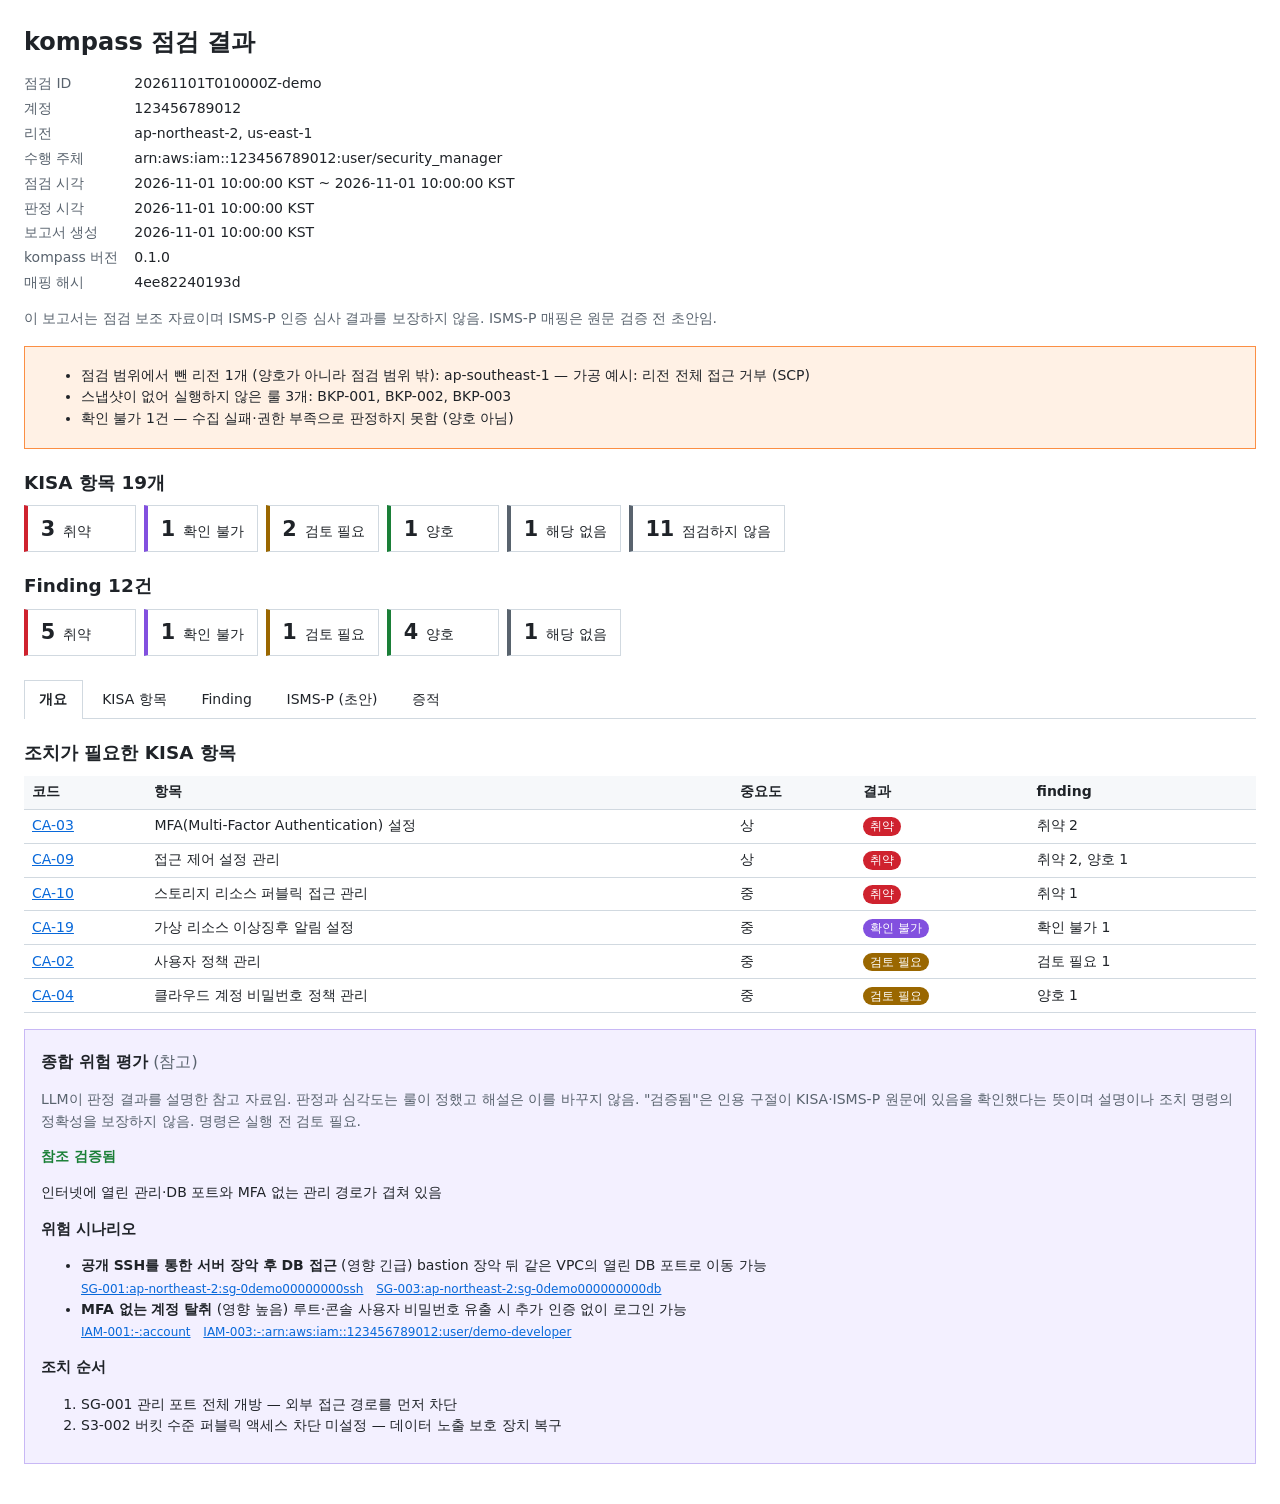
<file: docs/demo/index.html>
<!DOCTYPE html>
<html lang="ko">
<head>
<meta charset="utf-8">
<meta http-equiv="Content-Security-Policy" content="default-src 'none'; script-src 'sha256-y6wwNlJMZYqwhbeowIzuckMLKwwz+JtBkePZQCUiaIA='; style-src 'sha256-SJJEj1uGipIls2TDcERJasaob7hyoI0NUgXdJbqwyyY='; img-src data:; base-uri 'none'; form-action 'none'">
<meta name="viewport" content="width=device-width, initial-scale=1">
<meta name="referrer" content="no-referrer">
<title>kompass 점검 결과</title>
<style>:root {
  --fg: #1f2328;
  --muted: #59636e;
  --line: #d1d9e0;
  --bg-soft: #f6f8fa;
  --fail: #cf222e;
  --error: #8250df;
  --review: #9a6700;
  --pass: #1a7f37;
  --na: #59636e;
  --llm: #f3f0ff;
  --llm-line: #c8b8f5;
}
* { box-sizing: border-box; }
body { margin: 0; color: var(--fg); font: 14px/1.55 system-ui, "Malgun Gothic", "Apple SD Gothic Neo", sans-serif; }
#app { max-width: 1400px; margin: 0 auto; padding: 1.5rem; }
h1 { font-size: 1.5rem; margin: 0 0 0.75rem; }
h2 { font-size: 1.15rem; margin: 1.25rem 0 0.5rem; }
h3 { font-size: 1rem; margin: 1rem 0 0.4rem; }
a { color: #0969da; }
pre { background: var(--bg-soft); border: 1px solid var(--line); padding: 0.75rem; overflow: auto; max-height: 28rem; white-space: pre-wrap; overflow-wrap: anywhere; font-size: 12px; }
.notice { padding: 0.75rem 1rem; background: #fff8c5; border: 1px solid #d4a72c; }
.info { display: grid; grid-template-columns: max-content 1fr; gap: 0.2rem 1rem; margin: 0; }
.info dt { color: var(--muted); }
.info dd { margin: 0; overflow-wrap: anywhere; }
.disclaimer, .hint, .empty { color: var(--muted); }
.warning { background: #fff1e5; border: 1px solid #fb8f44; padding: 0.25rem 1rem; margin: 1rem 0; }
.banner { background: #fff8c5; border: 1px solid #d4a72c; padding: 0.5rem 1rem; }
.cards { display: flex; flex-wrap: wrap; gap: 0.5rem; }
.card { border: 1px solid var(--line); border-left: 4px solid var(--na); padding: 0.4rem 0.8rem; min-width: 7rem; display: flex; gap: 0.5rem; align-items: baseline; }
.card strong { font-size: 1.3rem; }
.card.s-FAIL { border-left-color: var(--fail); }
.card.s-ERROR { border-left-color: var(--error); }
.card.s-REVIEW { border-left-color: var(--review); }
.card.s-PASS { border-left-color: var(--pass); }
.badge { display: inline-block; padding: 0 0.45rem; border-radius: 999px; font-size: 12px; color: #fff; background: var(--na); white-space: nowrap; }
.badge.s-FAIL { background: var(--fail); }
.badge.s-ERROR { background: var(--error); }
.badge.s-REVIEW { background: var(--review); }
.badge.s-PASS { background: var(--pass); }
nav.tabs { display: flex; gap: 0.25rem; border-bottom: 1px solid var(--line); margin-top: 1.5rem; flex-wrap: wrap; }
nav.tabs a { padding: 0.5rem 0.9rem; text-decoration: none; color: var(--fg); border: 1px solid transparent; border-bottom: none; }
nav.tabs a[aria-current="page"] { border-color: var(--line); background: #fff; margin-bottom: -1px; font-weight: 600; }
.layout { display: flex; gap: 1rem; align-items: flex-start; }
.layout main { flex: 1; min-width: 0; }
aside#detail { width: 46%; max-height: calc(100vh - 2rem); overflow: auto; position: sticky; top: 1rem; border: 1px solid var(--line); padding: 0 1rem 1rem; background: #fff; }
aside#detail[hidden] { display: none; }
.detail-head { display: flex; justify-content: space-between; align-items: baseline; gap: 1rem; }
.table-wrap { overflow-x: auto; }
table { border-collapse: collapse; width: 100%; }
th, td { border-bottom: 1px solid var(--line); padding: 0.35rem 0.5rem; text-align: left; vertical-align: top; }
th { background: var(--bg-soft); white-space: nowrap; }
td.resource, .resource { overflow-wrap: anywhere; word-break: break-all; white-space: pre-wrap; }
.message { white-space: pre-wrap; }
tr.expand > td { background: var(--bg-soft); }
button.toggle { font: inherit; background: none; border: 1px solid var(--line); cursor: pointer; padding: 0 0.4rem; }
button.toggle[aria-expanded="true"] { background: var(--bg-soft); }
.filters { display: flex; flex-wrap: wrap; gap: 0.5rem; }
.filters select, .filters input { font: inherit; padding: 0.2rem 0.4rem; }
.filters input { min-width: 16rem; }
.llm { background: var(--llm); border: 1px solid var(--llm-line); padding: 0.25rem 1rem 0.75rem; margin: 1rem 0; }
.llm > h3::after { content: " (참고)"; color: var(--muted); font-weight: normal; }
@media (max-width: 900px) {
  .layout { flex-direction: column; }
  aside#detail { width: 100%; position: static; max-height: none; }
}
h4 { font-size: 0.95rem; margin: 0.8rem 0 0.3rem; }
.ok { color: var(--pass); font-weight: 600; }
.unverified { color: var(--fail); font-weight: 600; }
.keys { margin-top: 0.2rem; display: flex; flex-wrap: wrap; gap: 0.3rem 0.8rem; }
.key { font-size: 12px; overflow-wrap: anywhere; }
article.group { border-top: 1px solid var(--line); padding-top: 0.25rem; }
q { color: var(--muted); }
</style>
</head>
<body>
<noscript><p class="notice">이 보고서는 JavaScript가 필요함. 같은 점검의 md·xlsx 보고서 참고</p></noscript>
<div id="app"></div>
<script type="application/json" id="kompass-data">{"report":{"format_version":1,"scan":{"format_version":1,"scan_id":"20261101T010000Z-demo","account_id":"123456789012","partition":"aws","caller_arn":"arn:aws:iam::123456789012:user/security_manager","home_region":"ap-northeast-2","regions":["ap-northeast-2","us-east-1"],"kompass_version":"0.1.0","started_at":"2026-11-01T01:00:00Z","finished_at":"2026-11-01T01:00:00Z","snapshots":{},"excluded_regions":{"ap-southeast-1":"가공 예시: 리전 전체 접근 거부 (SCP)"}},"evaluation":{"format_version":1,"scan_id":"20261101T010000Z-demo","account_id":"123456789012","kompass_version":"0.1.0","evaluated_at":"2026-11-01T01:00:00Z","settings":{"ec2":{"admin_ports":[22,3389]}},"skipped_rules":["BKP-001","BKP-002","BKP-003"],"findings":[{"rule_id":"IAM-001","resource":"account","region":null,"status":"FAIL","severity":"critical","message":"루트 계정 MFA 미설정","evidence":{"AccountMFAEnabled":0},"collected_at":"2026-11-01T01:00:00Z","mappings":null},{"rule_id":"IAM-003","resource":"arn:aws:iam::123456789012:user/demo-developer","region":null,"status":"FAIL","severity":"high","message":"콘솔 비밀번호가 있는 사용자의 MFA 미설정: demo-developer","evidence":{"user":"demo-developer","password_enabled":true,"mfa_active":false},"collected_at":"2026-11-01T01:00:00Z","mappings":null},{"rule_id":"IAM-004","resource":"account","region":null,"status":"PASS","severity":"medium","message":"비밀번호 정책이 기준 충족","evidence":{"MinimumPasswordLength":14,"RequireSymbols":true,"MaxPasswordAge":90},"collected_at":"2026-11-01T01:00:00Z","mappings":null},{"rule_id":"IAM-008","resource":"account","region":null,"status":"REVIEW","severity":"medium","message":"루트 계정 최근 사용 이력 확인 필요","evidence":{"password_last_used":"2026-10-20T03:12:00+00:00"},"collected_at":"2026-11-01T01:00:00Z","mappings":null},{"rule_id":"SG-001","resource":"sg-0demo00000000ssh","region":"ap-northeast-2","status":"FAIL","severity":"high","message":"관리 포트가 전체 개방: sg-0demo00000000ssh","evidence":{"group_name":"demo-bastion","open_rules":[{"protocol":"tcp","port":22,"cidrs":["0.0.0.0/0"]}]},"collected_at":"2026-11-01T01:00:00Z","mappings":null},{"rule_id":"SG-003","resource":"sg-0demo000000000db","region":"ap-northeast-2","status":"FAIL","severity":"high","message":"데이터베이스 포트가 전체 개방: sg-0demo000000000db","evidence":{"group_name":"demo-db","open_rules":[{"protocol":"tcp","port":5432,"cidrs":["0.0.0.0/0"]}]},"collected_at":"2026-11-01T01:00:00Z","mappings":null},{"rule_id":"SG-002","resource":"sg-0demo000000000db","region":"ap-northeast-2","status":"PASS","severity":"high","message":"전체 포트 개방 규칙 없음: sg-0demo000000000db","evidence":{"group_name":"demo-db"},"collected_at":"2026-11-01T01:00:00Z","mappings":null},{"rule_id":"S3-002","resource":"arn:aws:s3:::demo-public-assets-123456789012","region":"ap-northeast-2","status":"FAIL","severity":"high","message":"버킷 퍼블릭 액세스 차단 미설정","evidence":{"BlockPublicAcls":false,"IgnorePublicAcls":false,"BlockPublicPolicy":false,"RestrictPublicBuckets":false},"collected_at":"2026-11-01T01:00:00Z","mappings":null},{"rule_id":"S3-004","resource":"arn:aws:s3:::demo-public-assets-123456789012","region":"ap-northeast-2","status":"PASS","severity":"medium","message":"기본 암호화 설정됨","evidence":{"rules":[{"SSEAlgorithm":"aws:kms","BucketKeyEnabled":true}]},"collected_at":"2026-11-01T01:00:00Z","mappings":null},{"rule_id":"CT-001","resource":"account","region":null,"status":"PASS","severity":"high","message":"멀티 리전 추적이 관리 이벤트 기록 중","evidence":{"trail":"demo-trail","IsMultiRegionTrail":true,"IsLogging":true},"collected_at":"2026-11-01T01:00:00Z","mappings":null},{"rule_id":"GD-001","resource":"account","region":"us-east-1","status":"ERROR","severity":"medium","message":"GuardDuty 탐지기 조회 실패: AccessDenied","evidence":{"error":{"code":"AccessDeniedException","operation":"ListDetectors"}},"collected_at":"2026-11-01T01:00:00Z","mappings":null},{"rule_id":"RDS-002","resource":"account","region":"us-east-1","status":"N/A","severity":"high","message":"점검 대상 DB 인스턴스 없음","evidence":{"db_instances":[]},"collected_at":"2026-11-01T01:00:00Z","mappings":null}]},"mapping_digest":"4ee82240193d0278375e0ab9a57edd5becd0085693f37d32b4fcb67e14a917a3","generated_at":"2026-11-01T01:00:00Z","kisa_items":[{"code":"CA-01","title":"사용자 계정 관리","importance":"상","page":854,"automation":"partial","outcome":"NOT_EVALUATED","rule_ids":["IAM-005"],"status_counts":{},"isms_p":["2.5.1","2.5.6","2.10.2"]},{"code":"CA-02","title":"사용자 정책 관리","importance":"중","page":855,"automation":"partial","outcome":"REVIEW","rule_ids":["IAM-002","IAM-007","IAM-008"],"status_counts":{"REVIEW":1},"isms_p":["2.5.5","2.5.6","2.10.2"]},{"code":"CA-03","title":"MFA(Multi-Factor Authentication) 설정","importance":"상","page":856,"automation":"full","outcome":"FAIL","rule_ids":["IAM-001","IAM-003","IAM-009"],"status_counts":{"FAIL":2},"isms_p":["2.5.3","2.10.2"]},{"code":"CA-04","title":"클라우드 계정 비밀번호 정책 관리","importance":"중","page":857,"automation":"partial","outcome":"REVIEW","rule_ids":["IAM-004"],"status_counts":{"PASS":1},"isms_p":["2.5.4","2.10.2"]},{"code":"CA-05","title":"인스턴스 서비스 정책 관리","importance":"상","page":858,"automation":"partial","outcome":"NOT_EVALUATED","rule_ids":["IAM-010"],"status_counts":{},"isms_p":["2.5.5","2.6.2","2.10.2"]},{"code":"CA-06","title":"네트워크 서비스 정책 관리","importance":"상","page":859,"automation":"partial","outcome":"NOT_EVALUATED","rule_ids":["IAM-011"],"status_counts":{},"isms_p":["2.5.5","2.10.2"]},{"code":"CA-07","title":"VPC 네트워크 서브넷 관리","importance":"상","page":860,"automation":"partial","outcome":"NOT_EVALUATED","rule_ids":["VPC-001"],"status_counts":{},"isms_p":["2.6.1","2.10.2"]},{"code":"CA-08","title":"가상 네트워크 리소스 관리","importance":"중","page":861,"automation":"partial","outcome":"N/A","rule_ids":["VPC-002","RDS-002"],"status_counts":{"N/A":1},"isms_p":["2.6.1","2.10.2"]},{"code":"CA-09","title":"접근 제어 설정 관리","importance":"상","page":862,"automation":"partial","outcome":"FAIL","rule_ids":["SG-001","SG-002","SG-003"],"status_counts":{"FAIL":2,"PASS":1},"isms_p":["2.6.1","2.6.6","2.10.1","2.10.2"]},{"code":"CA-10","title":"스토리지 리소스 퍼블릭 접근 관리","importance":"중","page":863,"automation":"partial","outcome":"FAIL","rule_ids":["RDS-006","S3-001","S3-002","S3-003","S3-006"],"status_counts":{"FAIL":1},"isms_p":["2.10.2"]},{"code":"CA-11","title":"관계형 데이터베이스 암호화 설정","importance":"중","page":864,"automation":"partial","outcome":"NOT_EVALUATED","rule_ids":["RDS-001"],"status_counts":{},"isms_p":["2.7.1","2.10.2"]},{"code":"CA-12","title":"통신구간 암호화 설정","importance":"중","page":865,"automation":"partial","outcome":"NOT_EVALUATED","rule_ids":["RDS-005","ELB-001","ELB-002","S3-007"],"status_counts":{},"isms_p":["2.6.6","2.7.1","2.10.2"]},{"code":"CA-13","title":"클라우드 서비스 사용자 계정 로깅 설정","importance":"상","page":866,"automation":"full","outcome":"PASS","rule_ids":["CT-001"],"status_counts":{"PASS":1},"isms_p":["2.9.4","2.10.2"]},{"code":"CA-14","title":"인스턴스 로깅 설정","importance":"중","page":867,"automation":"partial","outcome":"NOT_EVALUATED","rule_ids":["VPC-003"],"status_counts":{},"isms_p":["2.9.4","2.10.2"]},{"code":"CA-15","title":"관계형 데이터베이스 로깅 설정","importance":"중","page":868,"automation":"partial","outcome":"NOT_EVALUATED","rule_ids":["RDS-003"],"status_counts":{},"isms_p":["2.9.4","2.10.2"]},{"code":"CA-16","title":"오브젝트 스토리지 버킷 로깅 설정","importance":"중","page":869,"automation":"full","outcome":"NOT_EVALUATED","rule_ids":["S3-005"],"status_counts":{},"isms_p":["2.9.4","2.10.2"]},{"code":"CA-17","title":"로그 보관 기간 설정","importance":"중","page":870,"automation":"partial","outcome":"NOT_EVALUATED","rule_ids":["CT-002","LOG-001"],"status_counts":{},"isms_p":["2.9.4","2.10.2"]},{"code":"CA-18","title":"백업 사용 여부","importance":"중","page":871,"automation":"partial","outcome":"NOT_EVALUATED","rule_ids":["RDS-004","BKP-001","BKP-002","BKP-003"],"status_counts":{},"isms_p":["2.9.3","2.10.2"]},{"code":"CA-19","title":"가상 리소스 이상징후 알림 설정","importance":"중","page":872,"automation":"partial","outcome":"ERROR","rule_ids":["GD-001","GD-002"],"status_counts":{"ERROR":1},"isms_p":["2.11.3","2.10.2"]}],"isms_p_controls":[{"code":"1.1.1","name":"경영진의 참여","area":"관리체계 수립 및 운영","outcome":"NOT_IMPLEMENTED","kisa_items":[],"rule_ids":[]},{"code":"1.1.2","name":"최고책임자의 지정","area":"관리체계 수립 및 운영","outcome":"NOT_IMPLEMENTED","kisa_items":[],"rule_ids":[]},{"code":"1.1.3","name":"조직 구성","area":"관리체계 수립 및 운영","outcome":"NOT_IMPLEMENTED","kisa_items":[],"rule_ids":[]},{"code":"1.1.4","name":"범위 설정","area":"관리체계 수립 및 운영","outcome":"NOT_IMPLEMENTED","kisa_items":[],"rule_ids":[]},{"code":"1.1.5","name":"정책 수립","area":"관리체계 수립 및 운영","outcome":"NOT_IMPLEMENTED","kisa_items":[],"rule_ids":[]},{"code":"1.1.6","name":"자원 할당","area":"관리체계 수립 및 운영","outcome":"NOT_IMPLEMENTED","kisa_items":[],"rule_ids":[]},{"code":"1.2.1","name":"정보자산 식별","area":"관리체계 수립 및 운영","outcome":"NOT_IMPLEMENTED","kisa_items":[],"rule_ids":[]},{"code":"1.2.2","name":"현황 및 흐름분석","area":"관리체계 수립 및 운영","outcome":"NOT_IMPLEMENTED","kisa_items":[],"rule_ids":[]},{"code":"1.2.3","name":"위험 평가","area":"관리체계 수립 및 운영","outcome":"NOT_IMPLEMENTED","kisa_items":[],"rule_ids":[]},{"code":"1.2.4","name":"보호대책 선정","area":"관리체계 수립 및 운영","outcome":"NOT_IMPLEMENTED","kisa_items":[],"rule_ids":[]},{"code":"1.3.1","name":"보호대책 구현","area":"관리체계 수립 및 운영","outcome":"NOT_IMPLEMENTED","kisa_items":[],"rule_ids":[]},{"code":"1.3.2","name":"보호대책 공유","area":"관리체계 수립 및 운영","outcome":"NOT_IMPLEMENTED","kisa_items":[],"rule_ids":[]},{"code":"1.3.3","name":"운영현황 관리","area":"관리체계 수립 및 운영","outcome":"NOT_IMPLEMENTED","kisa_items":[],"rule_ids":[]},{"code":"1.4.1","name":"법적 요구사항 준수 검토","area":"관리체계 수립 및 운영","outcome":"NOT_IMPLEMENTED","kisa_items":[],"rule_ids":[]},{"code":"1.4.2","name":"관리체계 점검","area":"관리체계 수립 및 운영","outcome":"NOT_IMPLEMENTED","kisa_items":[],"rule_ids":[]},{"code":"1.4.3","name":"관리체계 개선","area":"관리체계 수립 및 운영","outcome":"NOT_IMPLEMENTED","kisa_items":[],"rule_ids":[]},{"code":"2.1.1","name":"정책의 유지관리","area":"보호대책 요구사항","outcome":"NOT_IMPLEMENTED","kisa_items":[],"rule_ids":[]},{"code":"2.1.2","name":"조직의 유지관리","area":"보호대책 요구사항","outcome":"NOT_IMPLEMENTED","kisa_items":[],"rule_ids":[]},{"code":"2.1.3","name":"정보자산 관리","area":"보호대책 요구사항","outcome":"NOT_IMPLEMENTED","kisa_items":[],"rule_ids":[]},{"code":"2.2.1","name":"주요 직무자 지정 및 관리","area":"보호대책 요구사항","outcome":"NOT_IMPLEMENTED","kisa_items":[],"rule_ids":[]},{"code":"2.2.2","name":"직무 분리","area":"보호대책 요구사항","outcome":"NOT_IMPLEMENTED","kisa_items":[],"rule_ids":[]},{"code":"2.2.3","name":"보안 서약","area":"보호대책 요구사항","outcome":"NOT_IMPLEMENTED","kisa_items":[],"rule_ids":[]},{"code":"2.2.4","name":"인식제고 및 교육훈련","area":"보호대책 요구사항","outcome":"NOT_IMPLEMENTED","kisa_items":[],"rule_ids":[]},{"code":"2.2.5","name":"퇴직 및 직무변경 관리","area":"보호대책 요구사항","outcome":"NOT_IMPLEMENTED","kisa_items":[],"rule_ids":[]},{"code":"2.2.6","name":"보안 위반 시 조치","area":"보호대책 요구사항","outcome":"NOT_IMPLEMENTED","kisa_items":[],"rule_ids":[]},{"code":"2.3.1","name":"외부자 현황 관리","area":"보호대책 요구사항","outcome":"NOT_IMPLEMENTED","kisa_items":[],"rule_ids":[]},{"code":"2.3.2","name":"외부자 계약 시 보안","area":"보호대책 요구사항","outcome":"NOT_IMPLEMENTED","kisa_items":[],"rule_ids":[]},{"code":"2.3.3","name":"외부자 보안 이행 관리","area":"보호대책 요구사항","outcome":"NOT_IMPLEMENTED","kisa_items":[],"rule_ids":[]},{"code":"2.3.4","name":"외부자 계약 변경 및 만료 시 보안","area":"보호대책 요구사항","outcome":"NOT_IMPLEMENTED","kisa_items":[],"rule_ids":[]},{"code":"2.4.1","name":"보호구역 지정","area":"보호대책 요구사항","outcome":"NOT_IMPLEMENTED","kisa_items":[],"rule_ids":[]},{"code":"2.4.2","name":"출입통제","area":"보호대책 요구사항","outcome":"NOT_IMPLEMENTED","kisa_items":[],"rule_ids":[]},{"code":"2.4.3","name":"정보시스템 보호","area":"보호대책 요구사항","outcome":"NOT_IMPLEMENTED","kisa_items":[],"rule_ids":[]},{"code":"2.4.4","name":"보호설비 운영","area":"보호대책 요구사항","outcome":"NOT_IMPLEMENTED","kisa_items":[],"rule_ids":[]},{"code":"2.4.5","name":"보호구역 내 작업","area":"보호대책 요구사항","outcome":"NOT_IMPLEMENTED","kisa_items":[],"rule_ids":[]},{"code":"2.4.6","name":"반출입 기기 통제","area":"보호대책 요구사항","outcome":"NOT_IMPLEMENTED","kisa_items":[],"rule_ids":[]},{"code":"2.4.7","name":"업무환경 보안","area":"보호대책 요구사항","outcome":"NOT_IMPLEMENTED","kisa_items":[],"rule_ids":[]},{"code":"2.5.1","name":"사용자 계정 관리","area":"보호대책 요구사항","outcome":"NOT_EVALUATED","kisa_items":["CA-01"],"rule_ids":["IAM-005"]},{"code":"2.5.2","name":"사용자 식별","area":"보호대책 요구사항","outcome":"NOT_IMPLEMENTED","kisa_items":[],"rule_ids":[]},{"code":"2.5.3","name":"사용자 인증","area":"보호대책 요구사항","outcome":"FAIL","kisa_items":["CA-03"],"rule_ids":["IAM-001","IAM-003","IAM-006","IAM-009"]},{"code":"2.5.4","name":"비밀번호 관리","area":"보호대책 요구사항","outcome":"REVIEW","kisa_items":["CA-04"],"rule_ids":["IAM-004"]},{"code":"2.5.5","name":"특수 계정 및 권한 관리","area":"보호대책 요구사항","outcome":"FAIL","kisa_items":["CA-02","CA-05","CA-06"],"rule_ids":["IAM-001","IAM-002","IAM-007","IAM-008","IAM-010","IAM-011"]},{"code":"2.5.6","name":"접근권한 검토","area":"보호대책 요구사항","outcome":"NOT_EVALUATED","kisa_items":["CA-01","CA-02"],"rule_ids":["IAM-005","IAM-007"]},{"code":"2.6.1","name":"네트워크 접근","area":"보호대책 요구사항","outcome":"FAIL","kisa_items":["CA-07","CA-08","CA-09"],"rule_ids":["SG-001","SG-002","SG-003","SG-004","VPC-001","VPC-002","RDS-002"]},{"code":"2.6.2","name":"정보시스템 접근","area":"보호대책 요구사항","outcome":"NOT_EVALUATED","kisa_items":["CA-05"],"rule_ids":["IAM-010"]},{"code":"2.6.3","name":"응용프로그램 접근","area":"보호대책 요구사항","outcome":"NOT_IMPLEMENTED","kisa_items":[],"rule_ids":[]},{"code":"2.6.4","name":"데이터베이스 접근","area":"보호대책 요구사항","outcome":"FAIL","kisa_items":[],"rule_ids":["SG-003"]},{"code":"2.6.5","name":"무선 네트워크 접근","area":"보호대책 요구사항","outcome":"NOT_IMPLEMENTED","kisa_items":[],"rule_ids":[]},{"code":"2.6.6","name":"원격접근 통제","area":"보호대책 요구사항","outcome":"FAIL","kisa_items":["CA-09","CA-12"],"rule_ids":["SG-001"]},{"code":"2.6.7","name":"인터넷 접속 통제","area":"보호대책 요구사항","outcome":"NOT_IMPLEMENTED","kisa_items":[],"rule_ids":[]},{"code":"2.7.1","name":"암호정책 적용","area":"보호대책 요구사항","outcome":"REVIEW","kisa_items":["CA-11","CA-12"],"rule_ids":["RDS-001","RDS-005","ELB-001","ELB-002","S3-004","S3-007"]},{"code":"2.7.2","name":"암호키 관리","area":"보호대책 요구사항","outcome":"NOT_IMPLEMENTED","kisa_items":[],"rule_ids":[]},{"code":"2.8.1","name":"보안 요구사항 정의","area":"보호대책 요구사항","outcome":"NOT_IMPLEMENTED","kisa_items":[],"rule_ids":[]},{"code":"2.8.2","name":"보안 요구사항 검토 및 시험","area":"보호대책 요구사항","outcome":"NOT_IMPLEMENTED","kisa_items":[],"rule_ids":[]},{"code":"2.8.3","name":"시험과 운영 환경 분리","area":"보호대책 요구사항","outcome":"NOT_IMPLEMENTED","kisa_items":[],"rule_ids":[]},{"code":"2.8.4","name":"시험 데이터 보안","area":"보호대책 요구사항","outcome":"NOT_IMPLEMENTED","kisa_items":[],"rule_ids":[]},{"code":"2.8.5","name":"소스 프로그램 관리","area":"보호대책 요구사항","outcome":"NOT_IMPLEMENTED","kisa_items":[],"rule_ids":[]},{"code":"2.8.6","name":"운영환경 이관","area":"보호대책 요구사항","outcome":"NOT_IMPLEMENTED","kisa_items":[],"rule_ids":[]},{"code":"2.9.1","name":"변경관리","area":"보호대책 요구사항","outcome":"NOT_IMPLEMENTED","kisa_items":[],"rule_ids":[]},{"code":"2.9.2","name":"성능 및 장애관리","area":"보호대책 요구사항","outcome":"NOT_IMPLEMENTED","kisa_items":[],"rule_ids":[]},{"code":"2.9.3","name":"백업 및 복구관리","area":"보호대책 요구사항","outcome":"NOT_EVALUATED","kisa_items":["CA-18"],"rule_ids":["RDS-004","BKP-001","BKP-002","BKP-003"]},{"code":"2.9.4","name":"로그 및 접속기록 관리","area":"보호대책 요구사항","outcome":"REVIEW","kisa_items":["CA-13","CA-14","CA-15","CA-16","CA-17"],"rule_ids":["CT-001","CT-002","LOG-001","VPC-003","RDS-003","S3-005"]},{"code":"2.9.5","name":"로그 및 접속기록 점검","area":"보호대책 요구사항","outcome":"NOT_IMPLEMENTED","kisa_items":[],"rule_ids":[]},{"code":"2.9.6","name":"시간 동기화","area":"보호대책 요구사항","outcome":"NOT_IMPLEMENTED","kisa_items":[],"rule_ids":[]},{"code":"2.9.7","name":"정보자산의 재사용 및 폐기","area":"보호대책 요구사항","outcome":"NOT_IMPLEMENTED","kisa_items":[],"rule_ids":[]},{"code":"2.10.1","name":"보안시스템 운영","area":"보호대책 요구사항","outcome":"FAIL","kisa_items":["CA-09"],"rule_ids":["SG-001","SG-002","SG-003"]},{"code":"2.10.2","name":"클라우드 보안","area":"보호대책 요구사항","outcome":"FAIL","kisa_items":["CA-01","CA-02","CA-03","CA-04","CA-05","CA-06","CA-07","CA-08","CA-09","CA-10","CA-11","CA-12","CA-13","CA-14","CA-15","CA-16","CA-17","CA-18","CA-19"],"rule_ids":["CT-001","CT-002","LOG-001","SG-001","SG-002","SG-003","VPC-001","VPC-002","VPC-003","GD-001","GD-002","RDS-001","RDS-002","RDS-003","RDS-004","RDS-005","RDS-006","BKP-001","BKP-002","BKP-003","ELB-001","ELB-002","S3-001","S3-002","S3-003","S3-005","S3-006","S3-007","IAM-001","IAM-002","IAM-003","IAM-004","IAM-005","IAM-006","IAM-007","IAM-008","IAM-009","IAM-010","IAM-011"]},{"code":"2.10.3","name":"공개서버 보안","area":"보호대책 요구사항","outcome":"NOT_IMPLEMENTED","kisa_items":[],"rule_ids":[]},{"code":"2.10.4","name":"전자거래 및 핀테크 보안","area":"보호대책 요구사항","outcome":"NOT_IMPLEMENTED","kisa_items":[],"rule_ids":[]},{"code":"2.10.5","name":"정보전송 보안","area":"보호대책 요구사항","outcome":"NOT_IMPLEMENTED","kisa_items":[],"rule_ids":[]},{"code":"2.10.6","name":"업무용 단말기기 보안","area":"보호대책 요구사항","outcome":"NOT_IMPLEMENTED","kisa_items":[],"rule_ids":[]},{"code":"2.10.7","name":"보조저장매체 관리","area":"보호대책 요구사항","outcome":"NOT_IMPLEMENTED","kisa_items":[],"rule_ids":[]},{"code":"2.10.8","name":"패치관리","area":"보호대책 요구사항","outcome":"NOT_IMPLEMENTED","kisa_items":[],"rule_ids":[]},{"code":"2.10.9","name":"악성코드 통제","area":"보호대책 요구사항","outcome":"NOT_IMPLEMENTED","kisa_items":[],"rule_ids":[]},{"code":"2.11.1","name":"사고 예방 및 대응체계 구축","area":"보호대책 요구사항","outcome":"NOT_IMPLEMENTED","kisa_items":[],"rule_ids":[]},{"code":"2.11.2","name":"취약점 점검 및 조치","area":"보호대책 요구사항","outcome":"NOT_IMPLEMENTED","kisa_items":[],"rule_ids":[]},{"code":"2.11.3","name":"이상행위 분석 및 모니터링","area":"보호대책 요구사항","outcome":"ERROR","kisa_items":["CA-19"],"rule_ids":["VPC-003","GD-001","GD-002"]},{"code":"2.11.4","name":"사고 대응 훈련 및 개선","area":"보호대책 요구사항","outcome":"NOT_IMPLEMENTED","kisa_items":[],"rule_ids":[]},{"code":"2.11.5","name":"사고 대응 및 복구","area":"보호대책 요구사항","outcome":"NOT_IMPLEMENTED","kisa_items":[],"rule_ids":[]},{"code":"2.12.1","name":"재해·재난 대비 안전조치","area":"보호대책 요구사항","outcome":"NOT_IMPLEMENTED","kisa_items":[],"rule_ids":[]},{"code":"2.12.2","name":"재해 복구 시험 및 개선","area":"보호대책 요구사항","outcome":"NOT_IMPLEMENTED","kisa_items":[],"rule_ids":[]},{"code":"3.1.1","name":"개인정보 수집·이용","area":"개인정보 처리 단계별 요구사항","outcome":"NOT_IMPLEMENTED","kisa_items":[],"rule_ids":[]},{"code":"3.1.2","name":"개인정보 수집 제한","area":"개인정보 처리 단계별 요구사항","outcome":"NOT_IMPLEMENTED","kisa_items":[],"rule_ids":[]},{"code":"3.1.3","name":"주민등록번호 처리 제한","area":"개인정보 처리 단계별 요구사항","outcome":"NOT_IMPLEMENTED","kisa_items":[],"rule_ids":[]},{"code":"3.1.4","name":"민감정보 및 고유식별정보의 처리 제한","area":"개인정보 처리 단계별 요구사항","outcome":"NOT_IMPLEMENTED","kisa_items":[],"rule_ids":[]},{"code":"3.1.5","name":"개인정보 간접수집","area":"개인정보 처리 단계별 요구사항","outcome":"NOT_IMPLEMENTED","kisa_items":[],"rule_ids":[]},{"code":"3.1.6","name":"영상정보처리기기 설치·운영","area":"개인정보 처리 단계별 요구사항","outcome":"NOT_IMPLEMENTED","kisa_items":[],"rule_ids":[]},{"code":"3.1.7","name":"마케팅 목적의 개인정보 수집·이용","area":"개인정보 처리 단계별 요구사항","outcome":"NOT_IMPLEMENTED","kisa_items":[],"rule_ids":[]},{"code":"3.2.1","name":"개인정보 현황관리","area":"개인정보 처리 단계별 요구사항","outcome":"NOT_IMPLEMENTED","kisa_items":[],"rule_ids":[]},{"code":"3.2.2","name":"개인정보 품질보장","area":"개인정보 처리 단계별 요구사항","outcome":"NOT_IMPLEMENTED","kisa_items":[],"rule_ids":[]},{"code":"3.2.3","name":"이용자 단말기 접근 보호","area":"개인정보 처리 단계별 요구사항","outcome":"NOT_IMPLEMENTED","kisa_items":[],"rule_ids":[]},{"code":"3.2.4","name":"개인정보 목적 외 이용 및 제공","area":"개인정보 처리 단계별 요구사항","outcome":"NOT_IMPLEMENTED","kisa_items":[],"rule_ids":[]},{"code":"3.2.5","name":"가명정보 처리","area":"개인정보 처리 단계별 요구사항","outcome":"NOT_IMPLEMENTED","kisa_items":[],"rule_ids":[]},{"code":"3.3.1","name":"개인정보 제3자 제공","area":"개인정보 처리 단계별 요구사항","outcome":"NOT_IMPLEMENTED","kisa_items":[],"rule_ids":[]},{"code":"3.3.2","name":"개인정보 처리 업무 위탁","area":"개인정보 처리 단계별 요구사항","outcome":"NOT_IMPLEMENTED","kisa_items":[],"rule_ids":[]},{"code":"3.3.3","name":"영업의 양도 등에 따른 개인정보 이전","area":"개인정보 처리 단계별 요구사항","outcome":"NOT_IMPLEMENTED","kisa_items":[],"rule_ids":[]},{"code":"3.3.4","name":"개인정보 국외이전","area":"개인정보 처리 단계별 요구사항","outcome":"NOT_IMPLEMENTED","kisa_items":[],"rule_ids":[]},{"code":"3.4.1","name":"개인정보 파기","area":"개인정보 처리 단계별 요구사항","outcome":"NOT_IMPLEMENTED","kisa_items":[],"rule_ids":[]},{"code":"3.4.2","name":"처리목적 달성 후 보유 시 조치","area":"개인정보 처리 단계별 요구사항","outcome":"NOT_IMPLEMENTED","kisa_items":[],"rule_ids":[]},{"code":"3.5.1","name":"개인정보 처리방침 공개","area":"개인정보 처리 단계별 요구사항","outcome":"NOT_IMPLEMENTED","kisa_items":[],"rule_ids":[]},{"code":"3.5.2","name":"정보주체 권리보장","area":"개인정보 처리 단계별 요구사항","outcome":"NOT_IMPLEMENTED","kisa_items":[],"rule_ids":[]},{"code":"3.5.3","name":"정보주체에 대한 통지","area":"개인정보 처리 단계별 요구사항","outcome":"NOT_IMPLEMENTED","kisa_items":[],"rule_ids":[]}],"findings":[{"rule_id":"IAM-001","resource":"account","region":null,"status":"FAIL","severity":"critical","message":"루트 계정 MFA 미설정","evidence":{"AccountMFAEnabled":0},"collected_at":"2026-11-01T01:00:00Z","mappings":{"kisa":["CA-03"],"isms_p":["2.5.3","2.5.5","2.10.2"],"kisa_verified":true,"isms_p_verified":false}},{"rule_id":"IAM-003","resource":"arn:aws:iam::123456789012:user/demo-developer","region":null,"status":"FAIL","severity":"high","message":"콘솔 비밀번호가 있는 사용자의 MFA 미설정: demo-developer","evidence":{"user":"demo-developer","password_enabled":true,"mfa_active":false},"collected_at":"2026-11-01T01:00:00Z","mappings":{"kisa":["CA-03"],"isms_p":["2.5.3","2.10.2"],"kisa_verified":true,"isms_p_verified":false}},{"rule_id":"IAM-004","resource":"account","region":null,"status":"PASS","severity":"medium","message":"비밀번호 정책이 기준 충족","evidence":{"MinimumPasswordLength":14,"RequireSymbols":true,"MaxPasswordAge":90},"collected_at":"2026-11-01T01:00:00Z","mappings":{"kisa":["CA-04"],"isms_p":["2.5.4","2.10.2"],"kisa_verified":true,"isms_p_verified":false}},{"rule_id":"IAM-008","resource":"account","region":null,"status":"REVIEW","severity":"medium","message":"루트 계정 최근 사용 이력 확인 필요","evidence":{"password_last_used":"2026-10-20T03:12:00+00:00"},"collected_at":"2026-11-01T01:00:00Z","mappings":{"kisa":["CA-02"],"isms_p":["2.5.5","2.10.2"],"kisa_verified":true,"isms_p_verified":false}},{"rule_id":"SG-001","resource":"sg-0demo00000000ssh","region":"ap-northeast-2","status":"FAIL","severity":"high","message":"관리 포트가 전체 개방: sg-0demo00000000ssh","evidence":{"group_name":"demo-bastion","open_rules":[{"protocol":"tcp","port":22,"cidrs":["0.0.0.0/0"]}]},"collected_at":"2026-11-01T01:00:00Z","mappings":{"kisa":["CA-09"],"isms_p":["2.6.1","2.6.6","2.10.1","2.10.2"],"kisa_verified":true,"isms_p_verified":false}},{"rule_id":"SG-003","resource":"sg-0demo000000000db","region":"ap-northeast-2","status":"FAIL","severity":"high","message":"데이터베이스 포트가 전체 개방: sg-0demo000000000db","evidence":{"group_name":"demo-db","open_rules":[{"protocol":"tcp","port":5432,"cidrs":["0.0.0.0/0"]}]},"collected_at":"2026-11-01T01:00:00Z","mappings":{"kisa":["CA-09"],"isms_p":["2.6.1","2.6.4","2.10.1","2.10.2"],"kisa_verified":true,"isms_p_verified":false}},{"rule_id":"SG-002","resource":"sg-0demo000000000db","region":"ap-northeast-2","status":"PASS","severity":"high","message":"전체 포트 개방 규칙 없음: sg-0demo000000000db","evidence":{"group_name":"demo-db"},"collected_at":"2026-11-01T01:00:00Z","mappings":{"kisa":["CA-09"],"isms_p":["2.6.1","2.10.1","2.10.2"],"kisa_verified":true,"isms_p_verified":false}},{"rule_id":"S3-002","resource":"arn:aws:s3:::demo-public-assets-123456789012","region":"ap-northeast-2","status":"FAIL","severity":"high","message":"버킷 퍼블릭 액세스 차단 미설정","evidence":{"BlockPublicAcls":false,"IgnorePublicAcls":false,"BlockPublicPolicy":false,"RestrictPublicBuckets":false},"collected_at":"2026-11-01T01:00:00Z","mappings":{"kisa":["CA-10"],"isms_p":["2.10.2"],"kisa_verified":true,"isms_p_verified":false}},{"rule_id":"S3-004","resource":"arn:aws:s3:::demo-public-assets-123456789012","region":"ap-northeast-2","status":"PASS","severity":"medium","message":"기본 암호화 설정됨","evidence":{"rules":[{"SSEAlgorithm":"aws:kms","BucketKeyEnabled":true}]},"collected_at":"2026-11-01T01:00:00Z","mappings":{"kisa":[],"isms_p":["2.7.1"],"kisa_verified":true,"isms_p_verified":false}},{"rule_id":"CT-001","resource":"account","region":null,"status":"PASS","severity":"high","message":"멀티 리전 추적이 관리 이벤트 기록 중","evidence":{"trail":"demo-trail","IsMultiRegionTrail":true,"IsLogging":true},"collected_at":"2026-11-01T01:00:00Z","mappings":{"kisa":["CA-13"],"isms_p":["2.9.4","2.10.2"],"kisa_verified":true,"isms_p_verified":false}},{"rule_id":"GD-001","resource":"account","region":"us-east-1","status":"ERROR","severity":"medium","message":"GuardDuty 탐지기 조회 실패: AccessDenied","evidence":{"error":{"code":"AccessDeniedException","operation":"ListDetectors"}},"collected_at":"2026-11-01T01:00:00Z","mappings":{"kisa":["CA-19"],"isms_p":["2.11.3","2.10.2"],"kisa_verified":true,"isms_p_verified":false}},{"rule_id":"RDS-002","resource":"account","region":"us-east-1","status":"N/A","severity":"high","message":"점검 대상 DB 인스턴스 없음","evidence":{"db_instances":[]},"collected_at":"2026-11-01T01:00:00Z","mappings":{"kisa":["CA-08"],"isms_p":["2.6.1","2.10.2"],"kisa_verified":true,"isms_p_verified":false}}],"evidence_requests":[{"code":"CA-01","title":"사용자 계정 관리","importance":"상","page":854,"automation":"partial","outcome":"NOT_EVALUATED","reason":"수집 실패 또는 미점검으로 자동 판정이 확정되지 않음. 담당자 확인 필요","verified":true,"requests":[{"id":"CA-01-1","request":"IAM 사용자·콘솔 로그인 계정 목록과 계정별 사용자의 재직·직무 상태 대조표","purpose":"퇴직·전직·휴직 등으로 불필요해진 계정의 활성 여부 확인","basis":"퇴직, 전직, 휴직 등의 사유로 사용하지 않는 계정"},{"id":"CA-01-2","request":"최근 계정 정리(삭제·비활성화) 내역 또는 계정 관리 절차서","purpose":"퇴사자·장기 미사용 계정을 삭제·비활성화하는 절차의 운영 여부 확인","basis":"퇴사자 및 장기 미사용 계정은 삭제 또는 비활성화"}],"targets":[]},{"code":"CA-02","title":"사용자 정책 관리","importance":"중","page":855,"automation":"partial","outcome":"REVIEW","reason":"자동 점검은 명백한 취약만 판정함. 판단 기준의 나머지 조건은 담당자 확인 필요","verified":true,"requests":[{"id":"CA-02-1","request":"사용자·그룹별 부여 권한과 직무(역할) 대조표","purpose":"목적에 맞지 않게 할당된 역할·권한 여부 확인","basis":"사용자/그룹의 목적에 맞게 역할/권한이 할당"},{"id":"CA-02-2","request":"권한 정책 주기적 검토 기록 (검토일, 검토자, 조치 결과)","purpose":"권한 오남용 방지를 위한 주기적 정책 검토 수행 여부 확인","basis":"권한 오남용이 발생하지 않도록 주기적인 정책 검토"},{"id":"CA-02-3","request":"공용 계정 존재 여부와 관리자·일반 사용자 계정 분리 현황","purpose":"1인 1계정 운영과 관리자·일반 사용자 권한 분리 여부 확인","basis":"1인 1계정으로 운영"},{"id":"CA-02-4","request":"루트(최초 가입) 계정 사용 내역과 사용 사유","purpose":"최상위 관리자 계정의 서비스 운영 활용 여부 확인","basis":"최상위 관리자(최초 가입계정) 계정은 서비스 운영에 활용 금지"}],"targets":[{"finding_key":"IAM-008:-:account","rule_id":"IAM-008","resource":"account","region":null,"status":"REVIEW","message":"루트 계정 최근 사용 이력 확인 필요"}]},{"code":"CA-04","title":"클라우드 계정 비밀번호 정책 관리","importance":"중","page":857,"automation":"partial","outcome":"REVIEW","reason":"자동 점검은 명백한 취약만 판정함. 판단 기준의 나머지 조건은 담당자 확인 필요","verified":true,"requests":[{"id":"CA-04-1","request":"로그인 시도 횟수 제한 설정 자료 (IAM Identity Center·외부 IdP의 계정 잠금 정책)","purpose":"IAM 비밀번호 정책으로 확인할 수 없는 로그인 시도 제한 설정 여부 확인","basis":"로그인 시도 횟수 제한 설정"},{"id":"CA-04-2","request":"기관 비밀번호 정책 문서","purpose":"비밀번호 정책이 기관 보안 정책에 맞게 설정되었는지 확인","basis":"비밀번호 정책을 해당 기관의 보안 정책에 적합하게 설정"}],"targets":[]},{"code":"CA-05","title":"인스턴스 서비스 정책 관리","importance":"상","page":858,"automation":"partial","outcome":"NOT_EVALUATED","reason":"수집 실패 또는 미점검으로 자동 판정이 확정되지 않음. 담당자 확인 필요","verified":true,"requests":[{"id":"CA-05-1","request":"인스턴스 생성·삭제·수정·접속 권한 보유 사용자·역할 목록과 권한 부여 사유","purpose":"인스턴스 접근 권한의 적절한 부여 여부 확인","basis":"인스턴스 생성, 삭제, 수정 등에 대한 접근 권한을 설정"},{"id":"CA-05-2","request":"인스턴스 생성·접근 권한 부여 기준 (관리자 계정 한정 여부)","purpose":"인스턴스 생성·접근 권한을 관리자 계정에 별도로 부여하는지 확인","basis":"인스턴스 생성 및 접근 권한을 관리자 계정에 별도로 부여"}],"targets":[]},{"code":"CA-06","title":"네트워크 서비스 정책 관리","importance":"상","page":859,"automation":"partial","outcome":"NOT_EVALUATED","reason":"수집 실패 또는 미점검으로 자동 판정이 확정되지 않음. 담당자 확인 필요","verified":true,"requests":[{"id":"CA-06-1","request":"방화벽·로드 밸런서·DNS 등 네트워크 리소스 생성·삭제·수정 권한 보유 사용자·역할 목록과 권한 부여 사유","purpose":"네트워크 서비스 리소스 접근 권한의 적절한 부여 여부 확인","basis":"네트워크 리소스 생성, 삭제, 수정 등에 대한 접근 권한을 설정"},{"id":"CA-06-2","request":"네트워크 리소스 생성·접근 권한 부여 기준 (관리자 계정 한정 여부)","purpose":"네트워크 리소스 생성·접근 권한을 관리자 계정에 별도로 부여하는지 확인","basis":"네트워크 서비스 리소스 생성 및 접근 권한을 관리자 계정에 별도로 부여"}],"targets":[]},{"code":"CA-07","title":"VPC 네트워크 서브넷 관리","importance":"상","page":860,"automation":"partial","outcome":"NOT_EVALUATED","reason":"수집 실패 또는 미점검으로 자동 판정이 확정되지 않음. 담당자 확인 필요","verified":true,"requests":[{"id":"CA-07-1","request":"네트워크 구성도 (공개용·내부 서브넷 구분과 서브넷별 배치 리소스)","purpose":"공개용 네트워크와 내부 네트워크의 분리 여부 확인","basis":"공개용 네트워크와 내부 네트워크를 분리"},{"id":"CA-07-2","request":"퍼블릭 서브넷에 배치한 리소스별 외부 공개 필요 사유","purpose":"퍼블릭·프라이빗 서브넷의 리소스 혼용 여부 확인","basis":"Public/Private 서브넷에 네트워크 리소스를 혼용하여 사용할 경우"}],"targets":[]},{"code":"CA-08","title":"가상 네트워크 리소스 관리","importance":"중","page":861,"automation":"partial","outcome":"N/A","reason":"자동 점검은 명백한 취약만 판정함. 판단 기준의 나머지 조건은 담당자 확인 필요","verified":true,"requests":[{"id":"CA-08-1","request":"공인 IP가 할당된 리소스 목록과 리소스별 공인 IP 필요 사유","purpose":"내부용 리소스의 공인 IP 보유 여부 확인","basis":"각 서비스 리소스에 공인 IP주소가 존재하지 않고"},{"id":"CA-08-2","request":"가상 네트워크 리소스 접근통제 정책","purpose":"접근 권한이 없는 사용자의 내부 리소스 접속 차단 정책 수립 여부 확인","basis":"클라우드 가상 네트워크 리소스 접근에 대한 접근통제 정책을 수립"}],"targets":[]},{"code":"CA-09","title":"접근 제어 설정 관리","importance":"상","page":862,"automation":"partial","outcome":"FAIL","reason":"자동 점검은 명백한 취약만 판정함. 판단 기준의 나머지 조건은 담당자 확인 필요","verified":true,"requests":[{"id":"CA-09-1","request":"보안그룹·방화벽 규칙 주기적 검토 기록 (검토 주기, 최근 검토일, 검토 결과)","purpose":"접근 제어 정책의 주기적 검토 수행 여부 확인","basis":"접근 제어 정책을 주기적으로 검토하고 불필요한 규칙이 존재하지 않는 경우"},{"id":"CA-09-2","request":"외부 허용 규칙별 허용 사유와 승인 내역 (출발지 IP 범위, 프로토콜·포트, 용도)","purpose":"남아 있는 허용 규칙의 필요성 확인","basis":"출발지와 목적지의 IP주소 범위, 프로토콜/포트"},{"id":"CA-09-3","request":"관리자 접속 허용 IP·계정 목록","purpose":"관리자 IP·특정 IP·계정으로 접속을 제한하는지 확인","basis":"관리자 IP 또는 특정 IP 및 계정에서만 접속할 수 있도록 설정"}],"targets":[]},{"code":"CA-10","title":"스토리지 리소스 퍼블릭 접근 관리","importance":"중","page":863,"automation":"partial","outcome":"FAIL","reason":"자동 점검은 명백한 취약만 판정함. 판단 기준의 나머지 조건은 담당자 확인 필요","verified":true,"requests":[{"id":"CA-10-1","request":"스토리지 접근 제어 정책 주기적 검토 기록 (검토 주기, 최근 검토일, 검토 결과)","purpose":"스토리지 접근 제어 정책의 주기적 검토 수행 여부 확인","basis":"접근 제어 정책을 주기적으로 검토하는 경우"},{"id":"CA-10-2","request":"버킷별 접근 권한 보유 계정·역할 목록과 권한 부여 사유 (공개 버킷은 공개 사유 포함)","purpose":"스토리지 리소스에 불필요한 권한이 부여된 계정 여부 확인","basis":"스토리지 리소스 접근 권한이 부여된 계정 확인"}],"targets":[]},{"code":"CA-11","title":"관계형 데이터베이스 암호화 설정","importance":"중","page":864,"automation":"partial","outcome":"NOT_EVALUATED","reason":"수집 실패 또는 미점검으로 자동 판정이 확정되지 않음. 담당자 확인 필요","verified":true,"requests":[{"id":"CA-11-1","request":"EC2 등에 직접 설치해 운영하는 관계형 데이터베이스 목록과 저장 데이터 암호화 설정 자료","purpose":"RDS 점검(RDS-001) 범위 밖 데이터베이스의 스토리지 암호화 적용 여부 확인","basis":"데이터 스토리지 암호화 적용 여부 확인"},{"id":"CA-11-2","request":"개인정보 등 중요정보의 DB 저장 시 암호화 적용 내역 (대상 컬럼, 암호화 알고리즘)","purpose":"클라우드 스토리지 암호화와 별도로 중요정보 암호화 적용 여부 확인","basis":"개인정보 등 중요정보의 경우 DB 저장시 안전한 암호화 알고리즘으로 암호화 적용"}],"targets":[]},{"code":"CA-12","title":"통신구간 암호화 설정","importance":"중","page":865,"automation":"partial","outcome":"NOT_EVALUATED","reason":"수집 실패 또는 미점검으로 자동 판정이 확정되지 않음. 담당자 확인 필요","verified":true,"requests":[{"id":"CA-12-1","request":"중요 정보 이동 구간 목록과 구간별 암호화 방식 (서버 원격 접근, 데이터 이관, 웹·API 통신)","purpose":"중요 정보 이동 구간의 암호화 통신 채널 사용 여부 확인","basis":"중요 정보가 이동하는 구간에 암호화된 통신 채널 사용 여부 확인"},{"id":"CA-12-2","request":"로드 밸런서·웹 서버·API 엔드포인트의 TLS 버전·암호 스위트·인증서 키 길이 설정 자료","purpose":"웹·API 통신의 TLS 1.2 이상 사용 여부 확인","basis":"TLS v1.2 이상, TLS v1.3 권장"}],"targets":[]},{"code":"CA-14","title":"인스턴스 로깅 설정","importance":"중","page":867,"automation":"partial","outcome":"NOT_EVALUATED","reason":"수집 실패 또는 미점검으로 자동 판정이 확정되지 않음. 담당자 확인 필요","verified":true,"requests":[{"id":"CA-14-1","request":"인스턴스 로깅 기관 정책과 인스턴스별 OS·애플리케이션 로그 수집 설정 자료","purpose":"인스턴스 활동 로그 기록 여부 확인","basis":"인스턴스 로깅 설정 적용 및 활동 로그 기록 여부 확인"},{"id":"CA-14-2","request":"인스턴스 로그 주기적 검토 기록","purpose":"인스턴스 로그의 주기적 검토 수행 여부 확인","basis":"인스턴스 로깅의 주기적 검토 수행 여부 확인"}],"targets":[]},{"code":"CA-15","title":"관계형 데이터베이스 로깅 설정","importance":"중","page":868,"automation":"partial","outcome":"NOT_EVALUATED","reason":"수집 실패 또는 미점검으로 자동 판정이 확정되지 않음. 담당자 확인 필요","verified":true,"requests":[{"id":"CA-15-1","request":"데이터베이스 로깅 기관 정책과 DB별 로그 설정 자료 (감사·오류 로그 등)","purpose":"관계형 데이터베이스 활동 로그 기록 여부 확인","basis":"관계형 데이터베이스 로깅 설정 적용 및 활동 로그 기록 여부 확인"},{"id":"CA-15-2","request":"데이터베이스 로그 주기적 검토 기록","purpose":"데이터베이스 로그의 주기적 검토 수행 여부 확인","basis":"관계형 데이터베이스 로깅의 주기적 검토 수행 여부 확인"}],"targets":[]},{"code":"CA-16","title":"오브젝트 스토리지 버킷 로깅 설정","importance":"중","page":869,"automation":"full","outcome":"NOT_EVALUATED","reason":"수집 실패 또는 미점검으로 자동 판정이 확정되지 않음. 담당자 확인 필요","verified":true,"requests":[{"id":"CA-16-1","request":"버킷 로깅 기관 정책 (로깅 대상 버킷, CloudTrail 데이터 이벤트 사용 여부)","purpose":"버킷 로깅 설정이 기관 정책에 맞는지 확인","basis":"Object 스토리지 버킷 로깅 설정이 기관 정책에 따라 설정"},{"id":"CA-16-2","request":"버킷 접근 로그 주기적 검토 기록","purpose":"버킷 로그의 주기적 검토 수행 여부 확인","basis":"Object 스토리지 버킷 로깅의 주기적 검토 수행 여부 확인"}],"targets":[]},{"code":"CA-17","title":"로그 보관 기간 설정","importance":"중","page":870,"automation":"partial","outcome":"NOT_EVALUATED","reason":"수집 실패 또는 미점검으로 자동 판정이 확정되지 않음. 담당자 확인 필요","verified":true,"requests":[{"id":"CA-17-1","request":"로그 보관 기간을 정한 기관 정책","purpose":"로그 보관 기간의 기관 정책 수립 여부 확인","basis":"클라우드 서비스 로그 보관 기간을 기관 정책에 맞게 수립"},{"id":"CA-17-2","request":"로그 저장소별 보존 기간 설정 자료와 최근 로그 기록 현황 (CloudWatch Logs 보존 기간, 로그 버킷 수명주기 등)","purpose":"로그 보관 주기 설정과 정상 기록 여부 확인","basis":"로그 보관 주기 및 정상적인 로그 기록수행 여부 확인"},{"id":"CA-17-3","request":"로그 주기적 검토·백업 수행 기록","purpose":"로그의 주기적 검토와 백업 수행 여부 확인","basis":"로그의 주기적 검토 및 백업 수행 여부 확인"}],"targets":[]},{"code":"CA-18","title":"백업 사용 여부","importance":"중","page":871,"automation":"partial","outcome":"NOT_EVALUATED","reason":"수집 실패 또는 미점검으로 자동 판정이 확정되지 않음. 담당자 확인 필요","verified":true,"requests":[{"id":"CA-18-1","request":"백업·복구 절차서","purpose":"기관 정책에 맞는 백업·복구 절차 수립 여부 확인","basis":"백업 및 복구 절차를 기관의 정책에 맞게 수립 적용"},{"id":"CA-18-2","request":"백업 대상 리소스별 백업 설정과 최근 백업 수행·검토 내역","purpose":"주기적 백업 수행과 검토 여부 확인","basis":"주기적 백업 수행 여부 및 검토 진행"}],"targets":[]},{"code":"CA-19","title":"가상 리소스 이상징후 알림 설정","importance":"중","page":872,"automation":"partial","outcome":"ERROR","reason":"수집 실패 또는 미점검으로 자동 판정이 확정되지 않음. 담당자 확인 필요","verified":true,"requests":[{"id":"CA-19-1","request":"이상징후 탐지·알림 설정 자료 (GuardDuty 등 탐지 서비스, CloudWatch 경보, 알림 경로)","purpose":"가상 리소스 이상징후 알림 설정 적용 여부 확인","basis":"모니터링 또는 이상징후 알림 설정 확인"},{"id":"CA-19-2","request":"알림 수신 수단과 수신자 목록 (SMS, 이메일 등)","purpose":"알림이 담당자에게 전달되도록 설정되었는지 확인","basis":"SMS, 이메일, 알람 등으로 설정 적용"}],"targets":[{"finding_key":"GD-001:us-east-1:account","rule_id":"GD-001","resource":"account","region":"us-east-1","status":"ERROR","message":"GuardDuty 탐지기 조회 실패: AccessDenied"}]}],"explanations":{"format_version":1,"scan_id":"20261101T010000Z-demo","account_id":"123456789012","findings_evaluated_at":"2026-11-01T01:00:00Z","generated_at":"2026-11-01T01:00:00Z","model":"claude-opus-5-5","effort":"high","source_documents":{},"explanations":[{"rule_id":"SG-001","finding_keys":["SG-001:ap-northeast-2:sg-0demo00000000ssh"],"explanation":{"summary":"SSH(22) 포트가 인터넷 전체에 열려 있음","risk":"무작위 대입 공격과 취약점 악용으로 서버 장악 가능성 있음","priority":"critical","priority_reason":"인터넷에서 바로 접근 가능한 관리 경로임","citations":[{"scheme":"kisa","code":"CA-09","quote":"불필요한 정책 제거"}],"remediation":{"steps":["접속이 필요한 관리자 IP 대역 확인","0.0.0.0/0 규칙 삭제 후 관리자 대역만 허용","가능하면 Session Manager로 대체"],"aws_cli":["aws ec2 revoke-security-group-ingress --group-id sg-0demo00000000ssh --protocol tcp --port 22 --cidr 0.0.0.0/0"],"terraform":"resource \"aws_vpc_security_group_ingress_rule\" \"ssh\" {\n  security_group_id = aws_security_group.bastion.id\n  cidr_ipv4         = \"203.0.113.0/24\" # 관리자 대역 (예시)\n  from_port         = 22\n  to_port           = 22\n  ip_protocol       = \"tcp\"\n}"},"resource_notes":[{"finding_key":"SG-001:ap-northeast-2:sg-0demo00000000ssh","note":"bastion 용도 여부 확인 필요"}]},"verified":true,"problems":[],"model":"claude-opus-5-5","fallback_used":false,"attempts":1,"usage":{"input_tokens":1800,"output_tokens":650,"cache_read_input_tokens":0,"cache_write_input_tokens":0}},{"rule_id":"S3-002","finding_keys":["S3-002:ap-northeast-2:arn:aws:s3:::demo-public-assets-123456789012"],"explanation":{"summary":"버킷 단위 퍼블릭 액세스 차단 네 항목이 모두 꺼져 있음","risk":"정책·ACL 변경 한 번으로 객체가 공개될 수 있음","priority":"high","priority_reason":"현재 공개 정책은 없으나 보호 장치가 없음","citations":[{"scheme":"kisa","code":"CA-10","quote":"퍼블릭 접근 차단 설정"}],"remediation":{"steps":["공개가 필요한 버킷인지 확인","필요 없으면 네 항목 모두 켬"],"aws_cli":["aws s3api put-public-access-block --bucket demo-public-assets-123456789012 --public-access-block-configuration BlockPublicAcls=true,IgnorePublicAcls=true,BlockPublicPolicy=true,RestrictPublicBuckets=true"],"terraform":null},"resource_notes":[]},"verified":false,"problems":["원문에서 찾지 못한 구절: kisa CA-10 \"퍼블릭 접근 차단 설정\""],"model":"claude-opus-5-5","fallback_used":false,"attempts":2,"usage":{"input_tokens":1800,"output_tokens":650,"cache_read_input_tokens":0,"cache_write_input_tokens":0}}],"failures":[{"rule_id":"IAM-003","finding_keys":["IAM-003:-:arn:aws:iam::123456789012:user/demo-developer"],"error":"마스킹 차단: 응답에 지어낸 식별자 포함"}],"usage":{"input_tokens":4500,"output_tokens":1720,"cache_read_input_tokens":0,"cache_write_input_tokens":0},"estimated_cost_usd":0.07,"assessment":{"assessment":{"summary":"인터넷에 열린 관리·DB 포트와 MFA 없는 관리 경로가 겹쳐 있음","scenarios":[{"title":"공개 SSH를 통한 서버 장악 후 DB 접근","description":"bastion 장악 뒤 같은 VPC의 열린 DB 포트로 이동 가능","finding_keys":["SG-001:ap-northeast-2:sg-0demo00000000ssh","SG-003:ap-northeast-2:sg-0demo000000000db"],"impact":"critical"},{"title":"MFA 없는 계정 탈취","description":"루트·콘솔 사용자 비밀번호 유출 시 추가 인증 없이 로그인 가능","finding_keys":["IAM-001:-:account","IAM-003:-:arn:aws:iam::123456789012:user/demo-developer"],"impact":"high"}],"action_order":[{"rule_id":"SG-001","reason":"외부 접근 경로를 먼저 차단"},{"rule_id":"S3-002","reason":"데이터 노출 보호 장치 복구"}]},"verified":true,"problems":[],"model":"claude-opus-5-5","fallback_used":false,"attempts":1,"usage":{"input_tokens":900,"output_tokens":420,"cache_read_input_tokens":0,"cache_write_input_tokens":0}},"assessment_failure":null},"investigations":{"format_version":1,"scan_id":"20261101T010000Z-demo","account_id":"123456789012","findings_evaluated_at":"2026-11-01T01:00:00Z","generated_at":"2026-11-01T01:00:00Z","model":"claude-opus-5-5","effort":"high","investigations":[{"rule_id":"SG-001","finding_keys":["SG-001:ap-northeast-2:sg-0demo00000000ssh"],"investigation":{"summary":"실행 중인 인스턴스 1대가 이 보안그룹을 사용함","facts":[{"statement":"보안그룹에 연결된 네트워크 인터페이스 1개","call_ids":["T1"]},{"statement":"최근 90일 안에 22번 포트 허용 규칙 추가 이벤트 있음","call_ids":["T2"]}],"finding_notes":[{"finding_key":"SG-001:ap-northeast-2:sg-0demo00000000ssh","note":"사용 중인 그룹임"}],"open_questions":["규칙을 추가한 담당자와 목적 확인 필요"]},"verified":true,"problems":[],"tool_calls":[{"call_id":"T1","tool":"ec2_interfaces_for_security_group","input_masked":{"group_id":"MASKED_SG_1"},"input_raw":{"group_id":"sg-0demo00000000ssh"},"output_masked":"{\"call_id\": \"T1\", \"items\": [{\"interface\": \"MASKED_ENI_1\"}]}","error":null,"duration_s":0.4},{"call_id":"T2","tool":"cloudtrail_lookup_events","input_masked":{"attribute_key":"ResourceName","attribute_value":"MASKED_SG_1"},"input_raw":{"attribute_key":"ResourceName","attribute_value":"sg-0demo00000000ssh"},"output_masked":"{\"call_id\": \"T2\", \"events\": [{\"name\": \"AuthorizeSecurityGroupIngress\"}]}","error":null,"duration_s":0.7}],"model":"claude-opus-5-5","iterations":3,"stop":"end_turn","usage":{"input_tokens":5200,"output_tokens":380,"cache_read_input_tokens":0,"cache_write_input_tokens":0}}],"failures":[],"usage":{"input_tokens":5200,"output_tokens":380,"cache_read_input_tokens":0,"cache_write_input_tokens":0},"estimated_cost_usd":0.04},"evidence_reviews":{"format_version":1,"scan_id":"20261101T010000Z-demo","account_id":"123456789012","findings_evaluated_at":"2026-11-01T01:00:00Z","generated_at":"2026-11-01T01:00:00Z","model":"claude-opus-5-5","effort":"high","reviews":[{"request_id":"CA-02-2","documents":[{"document_id":"D1","path":"CA-02-2/권한 검토 기록.pdf","sha256":"0000000000000000000000000000000000000000000000000000000000000000","truncated":false}],"review":{"summary":"분기별 권한 검토 기록이 있으나 검토 기준 문서 없음","facts":[{"statement":"2026년 3분기 권한 검토 수행 기록 있음","document_id":"D1","excerpt":"2026-09-30 IAM 권한 검토 완료 (가공 문서)"}],"gaps":["검토 기준(불필요 권한 판단 기준) 확인 안 됨"],"follow_up_requests":["권한 검토 절차서 제출 요청"]},"verified":true,"problems":[],"model":"claude-opus-5-5","fallback_used":false,"attempts":1,"usage":{"input_tokens":2100,"output_tokens":310,"cache_read_input_tokens":0,"cache_write_input_tokens":0}}],"failures":[],"unreadable":[{"request_id":"CA-09-2","path":"CA-09-2/방화벽 화면.png","problem":"지원하지 않는 형식 (.png). 사람이 검토해야 함"}],"ignored":[],"usage":{"input_tokens":2100,"output_tokens":310,"cache_read_input_tokens":0,"cache_write_input_tokens":0},"estimated_cost_usd":0.01}},"labels":{"outcome":{"FAIL":"취약","ERROR":"확인 불가","REVIEW":"검토 필요","PASS":"양호","N/A":"해당 없음","NOT_EVALUATED":"점검하지 않음","NOT_IMPLEMENTED":"수동 점검 (미구현)"},"status":{"FAIL":"취약","ERROR":"확인 불가","REVIEW":"검토 필요","PASS":"양호","N/A":"해당 없음"},"priority":{"critical":"긴급","high":"높음","medium":"보통","low":"낮음"},"scheme":{"kisa":"KISA","isms_p":"ISMS-P"},"notices":{"disclaimer":"이 보고서는 점검 보조 자료이며 ISMS-P 인증 심사 결과를 보장하지 않음. ISMS-P 매핑은 원문 검증 전 초안임.","explanation":"LLM이 판정 결과를 설명한 참고 자료임. 판정과 심각도는 룰이 정했고 해설은 이를 바꾸지 않음. \"검증됨\"은 인용 구절이 KISA·ISMS-P 원문에 있음을 확인했다는 뜻이며 설명이나 조치 명령의 정확성을 보장하지 않음. 명령은 실행 전 검토 필요.","investigation":"에이전트가 읽기 전용 도구로 추가 확인한 사실임. 판정과 심각도는 바꾸지 않음. 사실마다 근거가 된 도구 호출(T1, T2 …)을 표시함. \"근거 검증됨\"은 사실이 실제 도구 호출을 가리킨다는 뜻이며 해석의 정확성을 보장하지 않음.","evidence_review":"담당자가 제출한 증적 문서를 LLM이 요청별로 검토한 참고 의견임. 판정·항목 결과와 증적 요청서의 제출 여부는 바꾸지 않으며 충족 여부는 사람이 판단해야 함. \"발췌 검증됨\"은 사실마다 단 발췌가 해당 문서에 있다는 뜻이며 해석의 정확성을 보장하지 않음. 발췌에는 제출 문서의 원문(개인정보 포함 가능)이 담김.","evidence":"자동 점검만으로 확인할 수 없는 판단 기준에 대해 담당자에게 요청할 증적임. 판정은 바꾸지 않음. 요청 문구는 KISA 원문 구절(원문 근거)을 바탕으로 작성한 것이며 원문이 아님.","evidence_unverified":"요청 문구는 원문 대조 확인 전 초안임."}},"rules":{"CT-001":"멀티 리전 관리 이벤트 추적 미설정","CT-002":"CloudTrail 로그 버킷 보존 기간 부족","SG-001":"관리 포트 전체 개방","SG-002":"전체 포트·프로토콜 개방","SG-003":"데이터베이스 포트 전체 개방","SG-004":"사용 중인 기본 보안그룹에 규칙 존재","VPC-001":"공개·내부 서브넷 미분리","VPC-002":"공인 IP가 할당된 네트워크 인터페이스","VPC-003":"VPC 흐름 로그 미설정","S3-001":"계정 수준 퍼블릭 액세스 차단 미설정","S3-002":"버킷 수준 퍼블릭 액세스 차단 미설정","S3-003":"버킷 정책에 의한 퍼블릭 노출","S3-004":"기본 암호화 설정","S3-005":"서버 액세스 로깅 미설정","S3-006":"버킷 ACL에 의한 전체 공개","S3-007":"버킷 정책 HTTPS 미강제","IAM-001":"루트 계정 MFA 미설정","IAM-002":"루트 계정 액세스 키 존재","IAM-003":"콘솔 사용자 MFA 미설정","IAM-004":"비밀번호 정책 미흡","IAM-005":"장기 미사용 자격증명","IAM-006":"액세스 키 교체 주기 초과","IAM-007":"관리자 권한 사용자 현황","IAM-008":"루트 계정 최근 사용","IAM-009":"외부 자격증명 공급자 사용 (MFA 확인 필요)","IAM-010":"인스턴스 생성·접근 권한 보유 주체 현황","IAM-011":"네트워크 리소스 변경 권한 보유 주체 현황","RDS-001":"데이터베이스 스토리지 암호화 미적용","RDS-002":"데이터베이스 퍼블릭 접근 허용","RDS-003":"데이터베이스 로그 내보내기 미설정","RDS-004":"자동 백업 보존 기간 부족","RDS-005":"데이터베이스 SSL 연결 미강제","RDS-006":"데이터베이스 스냅샷 공개","ELB-001":"로드 밸런서 평문 리스너 사용","ELB-002":"로드 밸런서 TLS 정책 취약","GD-001":"GuardDuty 미활성화","GD-002":"GuardDuty 결과 알림 미설정","LOG-001":"보안 로그 보존 기간 부족","BKP-001":"AWS Backup 백업 계획 미설정","BKP-002":"AWS Backup 보존 기간 부족","BKP-003":"AWS Backup 최근 백업 없음"},"display":{"started_at":"2026-11-01 10:00:00 KST","finished_at":"2026-11-01 10:00:00 KST","generated_at":"2026-11-01 10:00:00 KST","evaluated_at":"2026-11-01 10:00:00 KST","explanations_at":"2026-11-01 10:00:00 KST","investigations_at":"2026-11-01 10:00:00 KST","evidence_reviews_at":"2026-11-01 10:00:00 KST"}}</script>
<script>// kompass HTML 뷰어 (ADR-055)
// 값은 textContent·createTextNode로만 넣는다. HTML 문자열로 DOM을 만들지 않는다.
// 판정(status·severity)은 보고서에 있는 값을 표시만 한다.
(function () {
  "use strict";

  var P, R, L;
  var tabs = [];
  var currentTab = null;
  // 프로토타입이 없는 객체: `constructor`·`__proto__` 같은 키가 finding으로 잡히지 않는다
  var findingsByKey = Object.create(null);

  var STATUS_ORDER = ["FAIL", "ERROR", "REVIEW", "PASS", "N/A"];
  var OUTCOME_ORDER = ["FAIL", "ERROR", "REVIEW", "PASS", "N/A", "NOT_EVALUATED", "NOT_IMPLEMENTED"];
  var ACTION_OUTCOMES = ["FAIL", "ERROR", "REVIEW"];
  var SEVERITY_ORDER = ["critical", "high", "medium", "low", "info"];
  var IMPORTANCE_ORDER = ["상", "중", "하"];

  // --- DOM 도우미 ---

  function el(tag, attrs) {
    var node = document.createElement(tag);
    if (attrs) {
      Object.keys(attrs).forEach(function (name) {
        var value = attrs[name];
        if (value === null || value === undefined || value === false) return;
        if (name === "class") {
          node.className = value;
        } else if (name === "href") {
          // 문서 안 주소만 허용한다
          if (String(value).charAt(0) === "#") node.setAttribute("href", value);
        } else if (name.slice(0, 2) !== "on") {
          node.setAttribute(name, value === true ? "" : String(value));
        }
      });
    }
    for (var i = 2; i < arguments.length; i++) append(node, arguments[i]);
    return node;
  }

  function append(node, child) {
    if (child === null || child === undefined || child === false) return;
    if (Array.isArray(child)) {
      child.forEach(function (c) { append(node, c); });
    } else if (typeof child === "object" && child.nodeType) {
      node.appendChild(child);
    } else {
      node.appendChild(document.createTextNode(String(child)));
    }
  }

  // null·false 자식은 건너뛴다 (replaceChildren(null)은 "null" 글자를 넣는다)
  function setChildren(node) {
    node.replaceChildren();
    for (var i = 1; i < arguments.length; i++) append(node, arguments[i]);
    return node;
  }

  // UTC ISO 시각 → "YYYY-MM-DD HH:MM:SS KST" (한국은 서머타임이 없어 고정 +9시간)
  function kst(iso) {
    var t = Date.parse(iso);
    if (isNaN(t)) return String(iso);
    return new Date(t + 9 * 3600 * 1000).toISOString().slice(0, 19).replace("T", " ") + " KST";
  }

  function on(node, event, handler) {
    node.addEventListener(event, handler);
    return node;
  }

  function cssToken(value) {
    return String(value).replace(/[^A-Za-z0-9_-]/g, "");
  }

  function statusBadge(status) {
    return el("span", { class: "badge s-" + cssToken(status) }, L.status[status] || status);
  }

  function outcomeBadge(outcome) {
    return el("span", { class: "badge s-" + cssToken(outcome) }, L.outcome[outcome] || outcome);
  }

  function table(headers, rows, emptyText) {
    if (!rows.length) return el("p", { class: "empty" }, emptyText || "결과 없음");
    return el(
      "div",
      { class: "table-wrap" },
      el(
        "table",
        null,
        el("thead", null, el("tr", null, headers.map(function (h) { return el("th", null, h); }))),
        el("tbody", null, rows)
      )
    );
  }

  function count(list, keyFn) {
    var counts = {};
    list.forEach(function (item) {
      var key = keyFn(item);
      counts[key] = (counts[key] || 0) + 1;
    });
    return counts;
  }

  function rank(order, value) {
    var i = order.indexOf(value);
    return i < 0 ? order.length : i;
  }

  function uniqueSorted(values) {
    return values
      .filter(function (v, i) { return values.indexOf(v) === i; })
      .sort();
  }

  // --- finding ---

  function findingKey(f) {
    // Python Finding.key와 같은 규칙 `룰:리전:리소스` (전역은 `-`)
    return f.rule_id + ":" + (f.region || "-") + ":" + f.resource;
  }

  function findingHref(f) {
    return "#finding=" + encodeURIComponent(findingKey(f));
  }

  function service(f) {
    return f.rule_id.split("-")[0];
  }

  function ruleLabel(ruleId) {
    return P.rules[ruleId] ? ruleId + " " + P.rules[ruleId] : ruleId;
  }

  function findingRow(f) {
    return el(
      "tr",
      null,
      el("td", null, statusBadge(f.status)),
      el("td", null, f.severity),
      el("td", null, f.rule_id),
      el("td", { class: "resource" }, el("a", { href: findingHref(f) }, f.resource)),
      el("td", null, f.region || "전역"),
      el("td", { class: "message" }, f.message)
    );
  }

  var FINDING_HEADERS = ["상태", "심각도", "룰", "리소스", "리전", "메시지"];

  function sortFindings(list) {
    return list.slice().sort(function (a, b) {
      return (
        rank(STATUS_ORDER, a.status) - rank(STATUS_ORDER, b.status) ||
        rank(SEVERITY_ORDER, a.severity) - rank(SEVERITY_ORDER, b.severity) ||
        (a.rule_id < b.rule_id ? -1 : a.rule_id > b.rule_id ? 1 : 0)
      );
    });
  }

  function findingsOfKisa(code) {
    return R.findings.filter(function (f) {
      return f.mappings && f.mappings.kisa.indexOf(code) >= 0;
    });
  }

  // --- 상단 ---

  function renderHeader() {
    var scan = R.scan;
    var info = [
      ["점검 ID", scan.scan_id],
      ["계정", scan.account_id],
      ["리전", scan.regions.join(", ")],
      ["수행 주체", scan.caller_arn],
      ["점검 시각", P.display.started_at + " ~ " + P.display.finished_at],
      ["판정 시각", P.display.evaluated_at],
      ["보고서 생성", P.display.generated_at],
      ["kompass 버전", scan.kompass_version],
      ["매핑 해시", R.mapping_digest.slice(0, 12)]
    ];
    return el(
      "header",
      null,
      el("h1", null, "kompass 점검 결과"),
      el(
        "dl",
        { class: "info" },
        info.map(function (pair) {
          return [el("dt", null, pair[0]), el("dd", null, pair[1])];
        })
      ),
      el("p", { class: "disclaimer" }, L.notices.disclaimer)
    );
  }

  function summaryCards() {
    var outcomes = count(R.kisa_items, function (i) { return i.outcome; });
    var statuses = count(R.findings, function (f) { return f.status; });
    function cards(order, counts, badge) {
      return order
        .filter(function (k) { return counts[k]; })
        .map(function (k) {
          return el("div", { class: "card s-" + cssToken(k) }, el("strong", null, String(counts[k])), badge(k));
        });
    }
    return el(
      "section",
      { class: "summary" },
      el("h2", null, "KISA 항목 " + R.kisa_items.length + "개"),
      el("div", { class: "cards" }, cards(OUTCOME_ORDER, outcomes, function (k) { return L.outcome[k] || k; })),
      el("h2", null, "Finding " + R.findings.length + "건"),
      el("div", { class: "cards" }, cards(STATUS_ORDER, statuses, function (k) { return L.status[k] || k; }))
    );
  }

  function warnings() {
    var items = [];
    var excluded = Object.keys(R.scan.excluded_regions || {});
    if (excluded.length) {
      items.push(
        el(
          "li",
          null,
          "점검 범위에서 뺀 리전 " + excluded.length + "개 (양호가 아니라 점검 범위 밖): ",
          excluded.map(function (region) { return region + " — " + R.scan.excluded_regions[region]; }).join("; ")
        )
      );
    }
    if (R.evaluation.skipped_rules.length) {
      items.push(
        el("li", null, "스냅샷이 없어 실행하지 않은 룰 " + R.evaluation.skipped_rules.length + "개: " + R.evaluation.skipped_rules.join(", "))
      );
    }
    var errors = R.findings.filter(function (f) { return f.status === "ERROR"; }).length;
    if (errors) {
      items.push(el("li", null, L.status.ERROR + " " + errors + "건 — 수집 실패·권한 부족으로 판정하지 못함 (양호 아님)"));
    }
    return items.length ? el("section", { class: "warning" }, el("ul", null, items)) : null;
  }

  // --- 탭 ---

  function registerTab(id, title, render) {
    tabs.push({ id: id, title: title, render: render });
  }

  function showTab(id) {
    var tab = tabs.filter(function (t) { return t.id === id; })[0] || tabs[0];
    currentTab = tab.id;
    document.querySelectorAll("nav.tabs a").forEach(function (a) {
      a.setAttribute("aria-current", a.getAttribute("data-tab") === tab.id ? "page" : "false");
    });
    var panel = document.getElementById("panel");
    setChildren(panel, tab.render());
  }

  function tabNav() {
    return el(
      "nav",
      { class: "tabs" },
      tabs.map(function (t) {
        return el("a", { href: "#tab=" + t.id, "data-tab": t.id }, t.title);
      })
    );
  }

  // --- 개요 ---

  function renderOverview() {
    var items = R.kisa_items
      .filter(function (i) { return ACTION_OUTCOMES.indexOf(i.outcome) >= 0; })
      .sort(function (a, b) {
        return (
          rank(IMPORTANCE_ORDER, a.importance) - rank(IMPORTANCE_ORDER, b.importance) ||
          rank(ACTION_OUTCOMES, a.outcome) - rank(ACTION_OUTCOMES, b.outcome) ||
          (a.code < b.code ? -1 : 1)
        );
      });
    var rows = items.map(function (i) {
      return el(
        "tr",
        null,
        el("td", null, el("a", { href: "#tab=kisa" }, i.code)),
        el("td", null, i.title),
        el("td", null, i.importance),
        el("td", null, outcomeBadge(i.outcome)),
        el("td", null, countsText(i.status_counts))
      );
    });
    return el(
      "section",
      null,
      el("h2", null, "조치가 필요한 KISA 항목"),
      table(["코드", "항목", "중요도", "결과", "finding"], rows, "조치가 필요한 항목 없음"),
      overviewExtras()
    );
  }

  // 종합 위험 평가 (해설이 있을 때, 참고)
  function overviewExtras() {
    var ex = R.explanations;
    if (!ex) return el("p", { class: "empty" }, "AI 해설 없음");
    if (!ex.assessment) {
      return ex.assessment_failure
        ? llmBox("종합 위험 평가", el("p", null, "종합 위험 평가 실패: " + ex.assessment_failure))
        : null;
    }
    var a = ex.assessment.assessment;
    return llmBox(
      "종합 위험 평가",
      el("p", { class: "hint" }, L.notices.explanation),
      verifiedLine(ex.assessment.verified, "참조 검증됨", ex.assessment.problems),
      el("p", null, a.summary),
      el("h4", null, "위험 시나리오"),
      list(a.scenarios, function (s) {
        return [
          el("strong", null, s.title),
          " (영향 " + (L.priority[s.impact] || s.impact) + ") ",
          s.description,
          s.finding_keys.length ? el("div", { class: "keys" }, s.finding_keys.map(keyLink)) : null
        ];
      }),
      el("h4", null, "조치 순서"),
      el(
        "ol",
        null,
        a.action_order.map(function (step) {
          return el("li", null, ruleLabel(step.rule_id) + " — " + step.reason);
        })
      )
    );
  }

  // --- 참고 영역 (LLM) 도우미 ---

  function llmBox(title) {
    var box = el("section", { class: "llm" }, el("h3", null, title));
    for (var i = 1; i < arguments.length; i++) append(box, arguments[i]);
    return box;
  }

  function list(items, render, emptyText) {
    if (!items || !items.length) return el("p", { class: "empty" }, emptyText || "없음");
    return el("ul", null, items.map(function (item) { return el("li", null, render(item)); }));
  }

  function verifiedLine(verified, label, problems) {
    return [
      el("p", { class: verified ? "ok" : "unverified" }, verified ? label : "검증되지 않음 (그대로 믿지 않음)"),
      problems && problems.length ? list(problems, function (p) { return "검증 문제: " + p; }) : null
    ];
  }

  // finding key가 이 보고서에 있으면 상세 링크, 없으면(마스킹된 값 등) 글자로만
  function keyLink(key) {
    var f = findingsByKey[key];
    return f ? el("a", { href: findingHref(f), class: "key" }, key) : el("code", { class: "key" }, key);
  }

  function explanationFor(f) {
    var ex = R.explanations;
    if (!ex) return null;
    var key = findingKey(f);
    var byKey = ex.explanations.filter(function (e) { return e.finding_keys.indexOf(key) >= 0; })[0];
    return byKey || ex.explanations.filter(function (e) { return e.rule_id === f.rule_id; })[0] || null;
  }

  function explanationSection(f) {
    var ex = R.explanations;
    if (!ex) return llmBox("AI 해설", el("p", { class: "empty" }, "해설 없음"));
    var item = explanationFor(f);
    if (!item) {
      var failure = ex.failures.filter(function (x) { return x.rule_id === f.rule_id; })[0];
      return llmBox(
        "AI 해설",
        el("p", { class: "empty" }, failure ? "해설 실패: " + failure.error : "이 룰의 해설 없음")
      );
    }
    var d = item.explanation;
    var r = d.remediation;
    return llmBox(
      "AI 해설",
      el("p", { class: "hint" }, L.notices.explanation),
      verifiedLine(item.verified, "원문 인용 검증됨", item.problems),
      el(
        "dl",
        { class: "info" },
        field("요약", d.summary),
        field("위험", d.risk),
        field("우선순위", (L.priority[d.priority] || d.priority) + " — " + d.priority_reason),
        field("모델", item.model + (item.fallback_used ? " (거부되어 대체 모델이 답함)" : ""))
      ),
      el("h4", null, "근거 인용"),
      list(d.citations, function (c) {
        return (L.scheme[c.scheme] || c.scheme) + " " + c.code + ": “" + c.quote + "”";
      }),
      el("h4", null, "조치 절차"),
      r.steps.length ? el("ol", null, r.steps.map(function (s) { return el("li", null, s); })) : el("p", { class: "empty" }, "없음"),
      r.aws_cli.length ? [el("h4", null, "AWS CLI (명령 실행은 사람이 판단)"), el("pre", null, r.aws_cli.join("\n"))] : null,
      r.terraform ? [el("h4", null, "Terraform"), el("pre", null, r.terraform)] : null,
      d.resource_notes.length
        ? [el("h4", null, "리소스별 메모"), list(d.resource_notes, function (n) { return [keyLink(n.finding_key), " ", n.note]; })]
        : null
    );
  }

  function investigationSection(f) {
    var inv = R.investigations;
    if (!inv) return llmBox("추가 조사", el("p", { class: "empty" }, "추가 조사 없음"));
    var key = findingKey(f);
    var item =
      inv.investigations.filter(function (i) { return i.finding_keys.indexOf(key) >= 0; })[0] ||
      inv.investigations.filter(function (i) { return i.rule_id === f.rule_id; })[0];
    if (!item) {
      var failure = inv.failures.filter(function (x) { return x.rule_id === f.rule_id; })[0];
      return llmBox(
        "추가 조사",
        el("p", { class: "empty" }, failure ? "조사 실패: " + failure.error : "이 룰의 추가 조사 없음")
      );
    }
    var d = item.investigation;
    return llmBox(
      "추가 조사",
      el("p", { class: "hint" }, L.notices.investigation),
      verifiedLine(item.verified, "근거 검증됨", item.problems),
      el("p", null, d.summary),
      el("h4", null, "확인된 사실"),
      list(d.facts, function (fact) {
        return fact.statement + " (근거: " + (fact.call_ids.join(", ") || "없음") + ")";
      }),
      d.open_questions.length ? [el("h4", null, "사람이 확인할 질문"), list(d.open_questions, function (q) { return q; })] : null,
      d.finding_notes.length
        ? [el("h4", null, "finding별 메모"), list(d.finding_notes, function (n) { return [keyLink(n.finding_key), " ", n.note]; })]
        : null,
      item.tool_calls.length
        ? [
            el("h4", null, "도구 호출 " + item.tool_calls.length + "회 (모델 " + item.model + ", 종료 " + item.stop + ")"),
            table(
              ["호출", "도구", "입력", "결과"],
              item.tool_calls.map(function (c) {
                return el(
                  "tr",
                  null,
                  el("td", null, c.call_id),
                  el("td", null, c.tool),
                  el("td", { class: "resource" }, JSON.stringify(c.input_raw)),
                  el("td", null, c.error ? "오류: " + c.error : "정상")
                );
              })
            )
          ]
        : null
    );
  }

  function countsText(counts) {
    return STATUS_ORDER.filter(function (s) { return counts[s]; })
      .map(function (s) { return (L.status[s] || s) + " " + counts[s]; })
      .join(", ");
  }

  // --- KISA 항목 ---

  function renderKisa() {
    var rows = [];
    R.kisa_items.forEach(function (item) {
      var related = sortFindings(findingsOfKisa(item.code));
      var detail = el(
        "tr",
        { class: "expand", hidden: true },
        el("td", { colspan: "7" }, table(FINDING_HEADERS, related.map(findingRow), "finding 없음"))
      );
      var toggle = el("button", { type: "button", class: "toggle", "aria-expanded": "false" }, item.code);
      on(toggle, "click", function () {
        var open = detail.hidden;
        detail.hidden = !open;
        toggle.setAttribute("aria-expanded", open ? "true" : "false");
      });
      rows.push(
        el(
          "tr",
          null,
          el("td", null, toggle),
          el("td", null, item.title),
          el("td", null, item.importance),
          el("td", null, item.automation),
          el("td", null, outcomeBadge(item.outcome)),
          el("td", null, item.rule_ids.join(", ")),
          el("td", null, countsText(item.status_counts))
        ),
        detail
      );
    });
    var unmapped = uniqueSorted(
      R.findings
        .filter(function (f) { return !f.mappings || !f.mappings.kisa.length; })
        .map(function (f) { return f.rule_id; })
    );
    return el(
      "section",
      null,
      el("h2", null, "KISA 항목별 결과"),
      el("p", { class: "hint" }, "코드를 누르면 그 항목의 finding이 펼쳐짐"),
      table(["코드", "항목", "중요도", "분류", "결과", "룰", "finding"], rows),
      el("h3", null, "KISA 대응 항목이 없는 룰"),
      unmapped.length ? el("ul", null, unmapped.map(function (r) { return el("li", null, ruleLabel(r)); })) : el("p", { class: "empty" }, "없음"),
      el("h3", null, "건너뛴 룰"),
      R.evaluation.skipped_rules.length
        ? el("ul", null, R.evaluation.skipped_rules.map(function (r) { return el("li", null, ruleLabel(r)); }))
        : el("p", { class: "empty" }, "없음")
    );
  }

  // --- Finding ---

  var filters = { status: "", severity: "", service: "", region: "", kisa: "", q: "" };

  function select(name, label, values, labelOf) {
    var node = el(
      "select",
      { "aria-label": label },
      el("option", { value: "" }, label + ": 전체"),
      values.map(function (v) {
        var option = el("option", { value: v }, labelOf ? labelOf(v) : v);
        if (filters[name] === v) option.selected = true;
        return option;
      })
    );
    return node;
  }

  function matches(f) {
    if (filters.status && f.status !== filters.status) return false;
    if (filters.severity && f.severity !== filters.severity) return false;
    if (filters.service && service(f) !== filters.service) return false;
    if (filters.region && (f.region || "전역") !== filters.region) return false;
    if (filters.kisa && !(f.mappings && f.mappings.kisa.indexOf(filters.kisa) >= 0)) return false;
    if (filters.q) {
      var q = filters.q.toLowerCase();
      if ((f.resource + "\n" + f.message).toLowerCase().indexOf(q) < 0) return false;
    }
    return true;
  }

  function renderFindings() {
    if (!R.findings.length) {
      return el("section", null, el("h2", null, "Finding"), el("p", { class: "empty" }, "결과 없음"));
    }
    var statuses = STATUS_ORDER.filter(function (s) {
      return R.findings.some(function (f) { return f.status === s; });
    });
    var severities = SEVERITY_ORDER.filter(function (s) {
      return R.findings.some(function (f) { return f.severity === s; });
    });
    var controls = [
      ["status", select("status", "상태", statuses, function (s) { return L.status[s] || s; })],
      ["severity", select("severity", "심각도", severities)],
      ["service", select("service", "서비스", uniqueSorted(R.findings.map(service)))],
      ["region", select("region", "리전", uniqueSorted(R.findings.map(function (f) { return f.region || "전역"; })))],
      [
        "kisa",
        select(
          "kisa",
          "KISA",
          uniqueSorted(
            [].concat.apply(
              [],
              R.findings.map(function (f) { return f.mappings ? f.mappings.kisa : []; })
            )
          )
        )
      ]
    ];
    var search = el("input", { type: "search", placeholder: "리소스·메시지 검색", "aria-label": "검색", value: filters.q });
    var result = el("div", null);
    var counter = el("p", { class: "hint" });

    function refresh() {
      var shown = sortFindings(R.findings.filter(matches));
      counter.textContent = R.findings.length + "건 중 " + shown.length + "건";
      setChildren(result, table(FINDING_HEADERS, shown.map(findingRow), "조건에 맞는 결과 없음"));
    }
    controls.forEach(function (pair) {
      on(pair[1], "change", function () {
        filters[pair[0]] = pair[1].value;
        refresh();
      });
    });
    on(search, "input", function () {
      filters.q = search.value;
      refresh();
    });
    refresh();
    return el(
      "section",
      null,
      el("h2", null, "Finding"),
      el("div", { class: "filters" }, controls.map(function (pair) { return pair[1]; }), search),
      counter,
      result
    );
  }

  // --- 상세 패널 ---

  function field(label, value) {
    return [el("dt", null, label), el("dd", null, value)];
  }

  function detailSections(f) {
    var m = f.mappings;
    return [
      el(
        "section",
        null,
        el("h3", null, "판정"),
        el(
          "dl",
          { class: "info" },
          field("상태", statusBadge(f.status)),
          field("심각도", f.severity),
          field("룰", ruleLabel(f.rule_id)),
          field("리소스", el("span", { class: "resource" }, f.resource)),
          field("리전", f.region || "전역"),
          field("수집 시각", kst(f.collected_at)),
          field("메시지", el("span", { class: "message" }, f.message))
        )
      ),
      el(
        "section",
        null,
        el("h3", null, "매핑"),
        m
          ? el(
              "dl",
              { class: "info" },
              field("KISA", (m.kisa.join(", ") || "없음") + (m.kisa_verified ? " (원문 근거 확인)" : " (확인 전)")),
              field("ISMS-P", (m.isms_p.join(", ") || "없음") + (m.isms_p_verified ? " (확인)" : " (초안)"))
            )
          : el("p", { class: "empty" }, "매핑 없음")
      ),
      el(
        "section",
        null,
        el("h3", null, "증적 (판정 근거 원본 설정)"),
        el("details", null, el("summary", null, "펼치기"), el("pre", null, JSON.stringify(f.evidence, null, 2)))
      ),
      explanationSection(f),
      investigationSection(f)
    ];
  }

  // --- ISMS-P (초안) ---

  function renderIsms() {
    var rows = R.isms_p_controls.map(function (c) {
      return el(
        "tr",
        null,
        el("td", null, c.code),
        el("td", null, c.name),
        el("td", null, c.area),
        el("td", null, outcomeBadge(c.outcome)),
        el("td", null, c.kisa_items.join(", ")),
        el("td", null, c.rule_ids.join(", "))
      );
    });
    return el(
      "section",
      null,
      el("h2", null, "ISMS-P 통제항목 (초안)"),
      el("p", { class: "banner" }, "ISMS-P 매핑은 원문 검증 전 초안임. 담당자 확인 전까지 참고용"),
      table(["코드", "통제항목", "영역", "결과", "KISA 항목", "룰"], rows)
    );
  }

  // --- 증적 ---

  function renderEvidence() {
    return el("section", null, evidenceRequests(), evidenceReviews());
  }

  function evidenceRequests() {
    var groups = R.evidence_requests;
    var body = groups.length
      ? groups.map(function (g) {
          return el(
            "article",
            { class: "group" },
            el("h3", null, g.code + " " + g.title + " (" + g.importance + ", " + g.automation + ") "),
            el("p", null, outcomeBadge(g.outcome), " ", g.reason),
            g.verified ? null : el("p", { class: "unverified" }, L.notices.evidence_unverified),
            table(
              ["요청 ID", "요청 증적", "확인 목적", "원문 근거"],
              g.requests.map(function (r) {
                return el("tr", null, el("td", null, r.id), el("td", null, r.request), el("td", null, r.purpose), el("td", null, r.basis));
              })
            ),
            g.targets.length
              ? [
                  el("h4", null, "확인 대상 리소스"),
                  list(g.targets, function (t) {
                    return [statusBadge(t.status), " ", keyLink(t.finding_key), " ", t.message];
                  })
                ]
              : null
          );
        })
      : el("p", { class: "empty" }, "증적을 요청할 항목 없음");
    return [el("h2", null, "증적 요청 목록"), el("p", { class: "hint" }, L.notices.evidence), body];
  }

  function evidenceReviews() {
    var rv = R.evidence_reviews;
    if (!rv) return [el("h2", null, "증적 검토 (참고)"), el("p", { class: "empty" }, "증적 검토 없음")];
    return [
      el("h2", null, "증적 검토 (참고)"),
      el("p", { class: "hint" }, L.notices.evidence_review),
      rv.reviews.map(function (item) {
        var d = item.review;
        return llmBox(
          item.request_id,
          verifiedLine(item.verified, "발췌 검증됨", item.problems),
          el("h4", null, "검토한 문서"),
          list(item.documents, function (doc) {
            return doc.document_id + ": " + doc.path + (doc.truncated ? " (앞부분만 검토)" : "");
          }),
          el("p", null, d.summary),
          el("h4", null, "문서로 확인된 사실"),
          list(d.facts, function (fact) {
            return [fact.statement + " (" + fact.document_id + ") ", el("q", null, fact.excerpt)];
          }),
          el("h4", null, "부족한 점"),
          list(d.gaps, function (g) { return g; }),
          el("h4", null, "추가 요청"),
          list(d.follow_up_requests, function (r) { return r; })
        );
      }),
      rv.failures.length
        ? [el("h3", null, "검토하지 못한 요청"), list(rv.failures, function (x) { return x.request_id + ": " + x.error; })]
        : null,
      rv.unreadable.length
        ? [
            el("h3", null, "사람이 검토할 파일"),
            table(
              ["요청", "파일", "이유"],
              rv.unreadable.map(function (u) {
                return el("tr", null, el("td", null, u.request_id), el("td", { class: "resource" }, u.path), el("td", null, u.problem));
              })
            )
          ]
        : null
    ];
  }

  function openFinding(key) {
    var f = findingsByKey[key];
    var aside = document.getElementById("detail");
    if (!f) {
      aside.hidden = true;
      return false;
    }
    var close = el("a", { href: "#tab=" + (currentTab || "findings"), class: "close" }, "닫기");
    setChildren(aside, 
      el("div", { class: "detail-head" }, el("h2", null, f.rule_id + " " + (P.rules[f.rule_id] || "")), close),
      detailSections(f)
    );
    aside.hidden = false;
    aside.scrollTop = 0;
    return true;
  }

  // --- 주소 해시 ---

  function route() {
    var hash = location.hash.slice(1);
    var eq = hash.indexOf("=");
    var name = eq < 0 ? hash : hash.slice(0, eq);
    var value = "";
    try {
      value = decodeURIComponent(eq < 0 ? "" : hash.slice(eq + 1));
    } catch (e) {
      value = "";
    }
    if (name === "finding" && findingsByKey[value]) {
      if (!currentTab) showTab("findings");
      openFinding(value);
      return;
    }
    document.getElementById("detail").hidden = true;
    showTab(name === "tab" ? value : "overview");
  }

  // --- 시작 ---

  function fail(app, message) {
    setChildren(app, el("p", { class: "notice" }, message));
  }

  function main() {
    var app = document.getElementById("app");
    try {
      P = JSON.parse(document.getElementById("kompass-data").textContent);
    } catch (e) {
      fail(app, "보고서 데이터를 읽지 못함");
      return;
    }
    if (!P || !P.report || P.report.format_version !== 1) {
      fail(app, "보고서 데이터를 읽지 못함 (지원하지 않는 형식)");
      return;
    }
    R = P.report;
    L = P.labels;
    R.findings.forEach(function (f) {
      findingsByKey[findingKey(f)] = f;
    });
    registerTab("overview", "개요", renderOverview);
    registerTab("kisa", "KISA 항목", renderKisa);
    registerTab("findings", "Finding", renderFindings);
    registerTab("isms", "ISMS-P (초안)", renderIsms);
    registerTab("evidence", "증적", renderEvidence);
    setChildren(app, 
      renderHeader(),
      warnings(),
      summaryCards(),
      tabNav(),
      el("div", { class: "layout" }, el("main", { id: "panel" }), el("aside", { id: "detail", hidden: true }))
    );
    window.addEventListener("hashchange", route);
    route();
  }

  main();
})();
</script>
</body>
</html>
</file>
